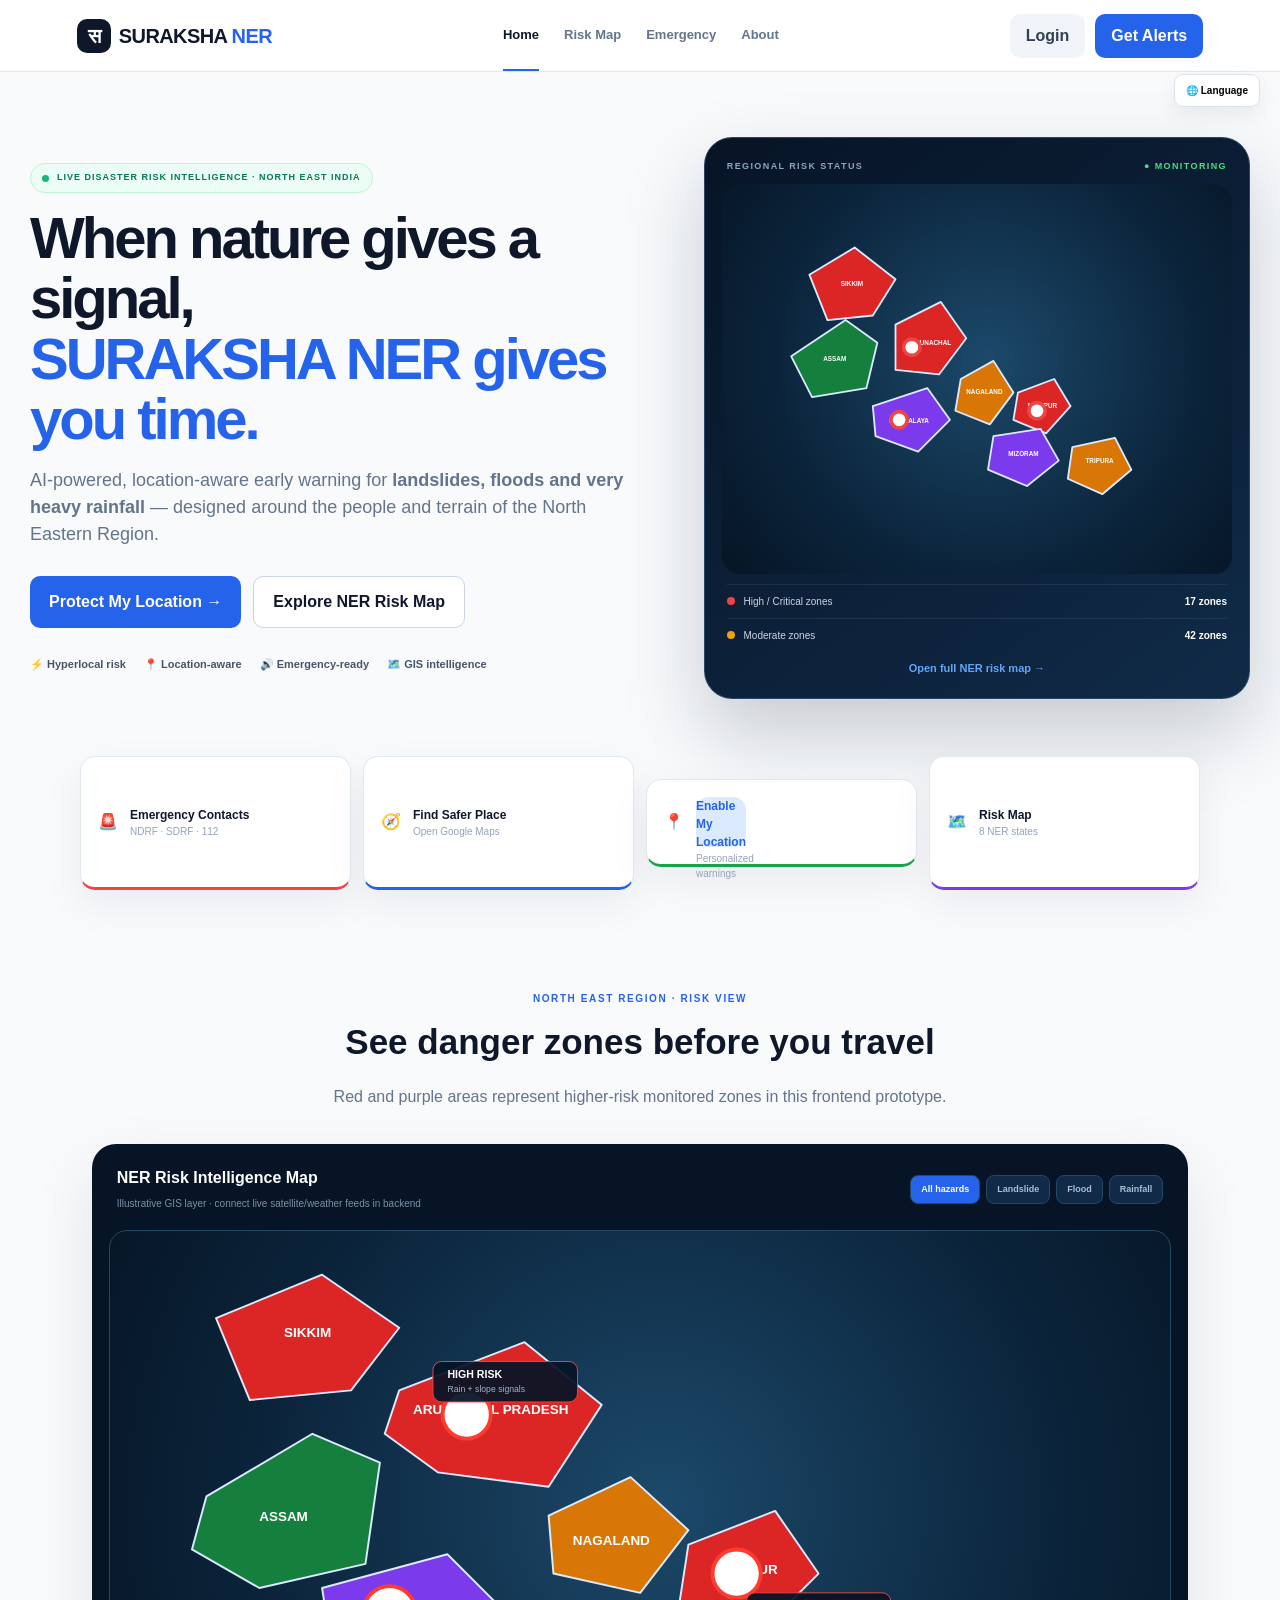
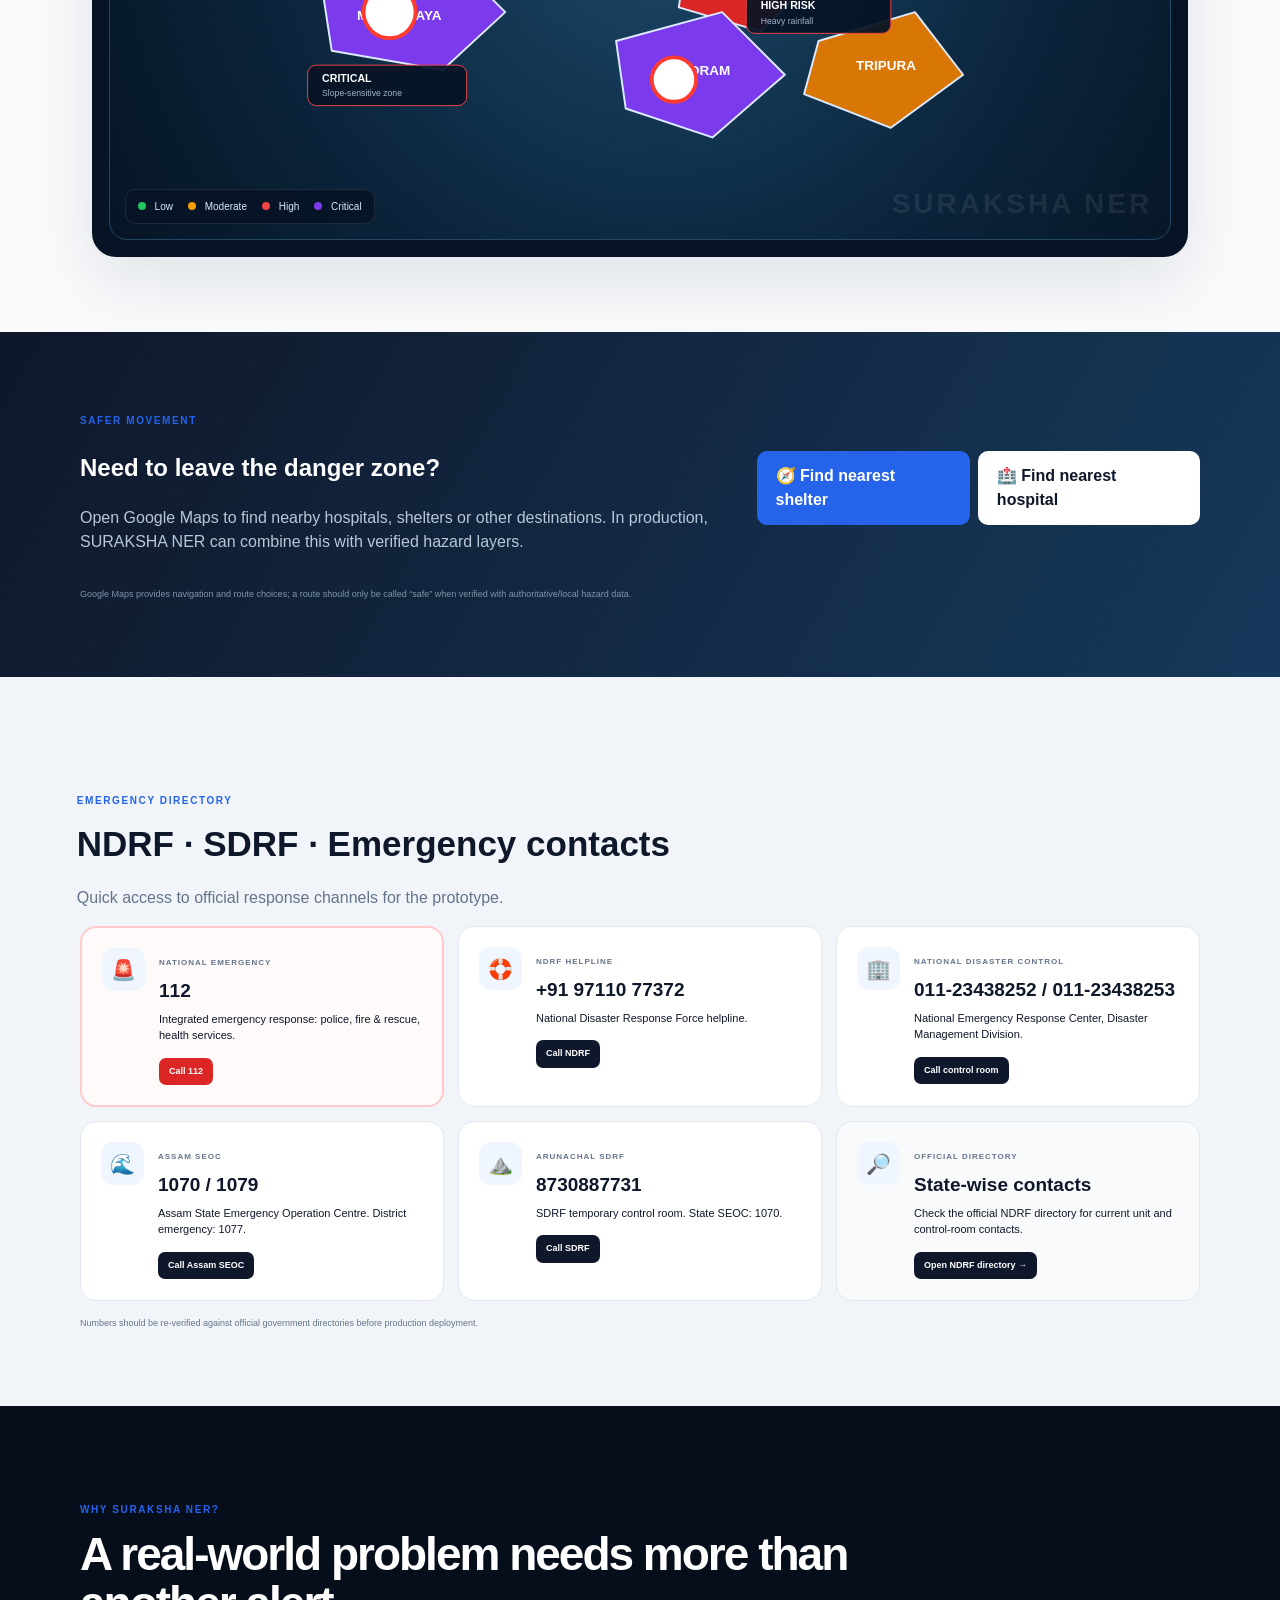
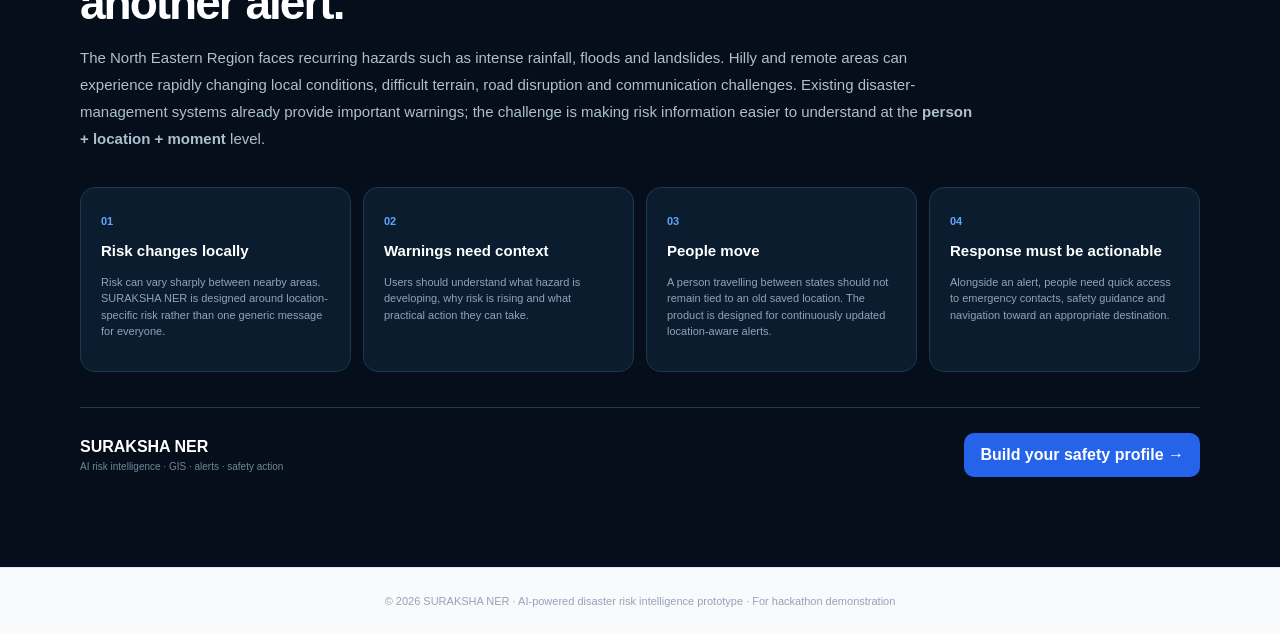
<file: frontend/index.html>
<!DOCTYPE html>
<html lang="en"><head><meta charset="UTF-8"><meta name="viewport" content="width=device-width,initial-scale=1.0">
<title>SURAKSHA NER | AI Disaster Early Warning</title><link rel="stylesheet" href="css/style.css"></head>
<body>
<header class="topbar homebar"><a class="brand" href="index.html"><span class="brand-mark">स</span><span>SURAKSHA <b>NER</b></span></a>
<nav><a class="active" href="#home">Home</a><a href="#risk-map">Risk Map</a><a href="#emergency">Emergency</a><a href="#about">About</a></nav>
<div class="nav-actions"><a class="btn btn-light" href="login.html">Login</a><a class="btn btn-primary" href="register.html">Get Alerts</a></div>
<div class="language-wrap"><button class="language-btn" onclick="toggleLanguages()">🌐 <span>Language</span></button><div class="language-menu" id="languageMenu">
<button onclick="setLanguage('English')">English</button><button onclick="setLanguage('हिन्दी')">हिन्दी</button><button onclick="setLanguage('অসমীয়া')">অসমীয়া</button><button onclick="setLanguage('বাংলা')">বাংলা</button><button onclick="setLanguage('नेपाली')">नेपाली</button><button onclick="setLanguage('মণিপুরী')">মণিপুরী</button><button onclick="setLanguage('Khasi')">Khasi</button><button onclick="setLanguage('Mizo')">Mizo</button><button onclick="setLanguage('Bodo')">Bodo</button></div></div></header>
<main id="home">
<section class="hero hero-new"><div class="hero-copy"><div class="live-tag"><i></i> LIVE DISASTER RISK INTELLIGENCE · NORTH EAST INDIA</div>
<h1>When nature gives a signal,<br><span>SURAKSHA NER gives you time.</span></h1>
<p class="hero-lead">AI-powered, location-aware early warning for <b>landslides, floods and very heavy rainfall</b> — designed around the people and terrain of the North Eastern Region.</p>
<div class="hero-actions"><a class="btn btn-primary btn-lg" href="register.html">Protect My Location →</a><a class="btn btn-glass btn-lg" href="#risk-map">Explore NER Risk Map</a></div>
<div class="hero-trust"><span>⚡ Hyperlocal risk</span><span>📍 Location-aware</span><span>🔊 Emergency-ready</span><span>🗺️ GIS intelligence</span></div></div>
<div class="hero-visual"><div class="hero-map-card"><div class="map-card-top"><span>REGIONAL RISK STATUS</span><b>● MONITORING</b></div>
<div class="ner-map mini-ner"><svg viewBox="0 0 520 430"><path class="state low" d="M55 190 L115 150 L150 175 L138 225 L78 235 Z"/><text x="103" y="195">ASSAM</text><path class="state high" d="M170 155 L220 130 L248 170 L218 210 L170 205 Z"/><text x="209" y="177">ARUNACHAL</text><path class="state critical" d="M145 245 L205 225 L230 260 L195 295 L148 278 Z"/><text x="185" y="263">MEGHALAYA</text><path class="state moderate" d="M242 215 L278 195 L300 230 L274 265 L236 250 Z"/><text x="268" y="232">NAGALAND</text><path class="state high" d="M305 230 L345 215 L363 245 L336 275 L300 260 Z"/><text x="332" y="247">MANIPUR</text><path class="state critical" d="M278 278 L330 270 L350 305 L315 333 L272 315 Z"/><text x="311" y="300">MIZORAM</text><path class="state moderate" d="M365 290 L412 280 L430 315 L398 342 L360 325 Z"/><text x="395" y="308">TRIPURA</text><path class="state high" d="M75 100 L125 70 L170 105 L145 145 L95 150 Z"/><text x="122" y="113">SIKKIM</text><circle class="danger-pulse" cx="188" cy="180" r="9"/><circle class="danger-pulse" cx="174" cy="260" r="9"/><circle class="danger-pulse" cx="326" cy="250" r="9"/></svg></div>
<div class="map-risk-row"><span><i class="risk-dot red"></i> High / Critical zones</span><strong>17 zones</strong></div><div class="map-risk-row"><span><i class="risk-dot orange"></i> Moderate zones</span><strong>42 zones</strong></div><a href="#risk-map" class="map-link">Open full NER risk map →</a></div></div></section>
<section class="quick-actions"><a href="#emergency" class="quick danger">🚨 <span><b>Emergency Contacts</b><small>NDRF · SDRF · 112</small></span></a><a href="#safe-route" class="quick route">🧭 <span><b>Find Safer Place</b><small>Open Google Maps</small></span></a><a href="register.html" class="quick location">📍 <span><b>Enable My Location</b><small>Personalized warnings</small></span></a><a href="#risk-map" class="quick map">🗺️ <span><b>Risk Map</b><small>8 NER states</small></span></a></section>
<section id="risk-map" class="section map-section"><div class="section-title"><span class="eyebrow">NORTH EAST REGION · RISK VIEW</span><h2>See danger zones before you travel</h2><p>Red and purple areas represent higher-risk monitored zones in this frontend prototype.</p></div>
<div class="full-map-card"><div class="map-toolbar"><div><b>NER Risk Intelligence Map</b><small>Illustrative GIS layer · connect live satellite/weather feeds in backend</small></div><div class="map-controls"><button class="map-filter active">All hazards</button><button class="map-filter">Landslide</button><button class="map-filter">Flood</button><button class="map-filter">Rainfall</button></div></div>
<div class="ner-map full-ner"><div class="map-watermark">SURAKSHA NER</div><svg viewBox="0 0 1100 620"><path class="state low" d="M100 270 L210 205 L280 235 L265 340 L155 365 L85 325 Z"/><text x="180" y="295">ASSAM</text><path class="state high" d="M300 160 L430 110 L510 175 L455 260 L340 245 L285 205 Z"/><text x="395" y="185">ARUNACHAL PRADESH</text><path class="state critical" d="M220 365 L350 330 L410 390 L345 450 L230 430 Z"/><text x="300" y="398">MEGHALAYA</text><path class="state moderate" d="M455 290 L540 250 L600 305 L550 370 L460 350 Z"/><text x="520" y="320">NAGALAND</text><path class="state high" d="M600 320 L690 285 L735 350 L675 410 L590 385 Z"/><text x="660" y="350">MANIPUR</text><path class="state critical" d="M525 420 L635 390 L700 455 L625 520 L535 490 Z"/><text x="610" y="455">MIZORAM</text><path class="state moderate" d="M735 420 L835 390 L885 455 L810 510 L720 475 Z"/><text x="805" y="450">TRIPURA</text><path class="state high" d="M110 85 L220 40 L300 95 L250 160 L145 170 Z"/><text x="205" y="105">SIKKIM</text><circle class="danger-zone" cx="370" cy="185" r="25"/><circle class="danger-zone" cx="290" cy="390" r="27"/><circle class="danger-zone" cx="650" cy="350" r="25"/><circle class="danger-zone" cx="585" cy="460" r="23"/><g class="map-callout"><rect x="335" y="130" width="150" height="42" rx="9"/><text x="350" y="147">HIGH RISK</text><text x="350" y="162">Rain + slope signals</text></g><g class="map-callout"><rect x="205" y="445" width="165" height="42" rx="9"/><text x="220" y="462">CRITICAL</text><text x="220" y="477">Slope-sensitive zone</text></g><g class="map-callout"><rect x="660" y="370" width="150" height="42" rx="9"/><text x="675" y="387">HIGH RISK</text><text x="675" y="402">Heavy rainfall</text></g></svg><div class="map-legend"><span><i class="risk-dot green"></i> Low</span><span><i class="risk-dot orange"></i> Moderate</span><span><i class="risk-dot red"></i> High</span><span><i class="risk-dot purple"></i> Critical</span></div></div></div></section>
<section id="safe-route" class="safe-route section"><div class="safe-route-inner"><div><span class="eyebrow">SAFER MOVEMENT</span><h2>Need to leave the danger zone?</h2><p>Open Google Maps to find nearby hospitals, shelters or other destinations. In production, SURAKSHA NER can combine this with verified hazard layers.</p></div><div class="route-buttons"><a class="btn btn-primary btn-lg" target="_blank" href="https://www.google.com/maps/search/?api=1&query=nearest+emergency+shelter">🧭 Find nearest shelter</a><a class="btn btn-white btn-lg" target="_blank" href="https://www.google.com/maps/search/?api=1&query=nearest+hospital">🏥 Find nearest hospital</a></div></div><small>Google Maps provides navigation and route choices; a route should only be called “safe” when verified with authoritative/local hazard data.</small></section>
<section id="emergency" class="section emergency-section"><div class="section-title left"><span class="eyebrow">EMERGENCY DIRECTORY</span><h2>NDRF · SDRF · Emergency contacts</h2><p>Quick access to official response channels for the prototype.</p></div><div class="contact-grid">
<article class="contact-card primary-contact"><span class="contact-icon">🚨</span><div><span class="contact-label">NATIONAL EMERGENCY</span><h3>112</h3><p>Integrated emergency response: police, fire & rescue, health services.</p><a href="tel:112" class="call-btn">Call 112</a></div></article>
<article class="contact-card"><span class="contact-icon">🛟</span><div><span class="contact-label">NDRF HELPLINE</span><h3>+91 97110 77372</h3><p>National Disaster Response Force helpline.</p><a href="tel:+919711077372" class="call-btn">Call NDRF</a></div></article>
<article class="contact-card"><span class="contact-icon">🏢</span><div><span class="contact-label">NATIONAL DISASTER CONTROL</span><h3>011-23438252 / 011-23438253</h3><p>National Emergency Response Center, Disaster Management Division.</p><a href="tel:01123438252" class="call-btn">Call control room</a></div></article>
<article class="contact-card"><span class="contact-icon">🌊</span><div><span class="contact-label">ASSAM SEOC</span><h3>1070 / 1079</h3><p>Assam State Emergency Operation Centre. District emergency: 1077.</p><a href="tel:1070" class="call-btn">Call Assam SEOC</a></div></article>
<article class="contact-card"><span class="contact-icon">⛰️</span><div><span class="contact-label">ARUNACHAL SDRF</span><h3>8730887731</h3><p>SDRF temporary control room. State SEOC: 1070.</p><a href="tel:8730887731" class="call-btn">Call SDRF</a></div></article>
<article class="contact-card official"><span class="contact-icon">🔎</span><div><span class="contact-label">OFFICIAL DIRECTORY</span><h3>State-wise contacts</h3><p>Check the official NDRF directory for current unit and control-room contacts.</p><a target="_blank" href="https://www.ndrf.gov.in/en/contact-us" class="call-btn">Open NDRF directory →</a></div></article></div><div class="source-note">Numbers should be re-verified against official government directories before production deployment.</div></section>
<section id="about" class="about-refresh"><div class="about-content"><span class="eyebrow">WHY SURAKSHA NER?</span><h2>A real-world problem needs more than another alert.</h2><p class="about-lead">The North Eastern Region faces recurring hazards such as intense rainfall, floods and landslides. Hilly and remote areas can experience rapidly changing local conditions, difficult terrain, road disruption and communication challenges. Existing disaster-management systems already provide important warnings; the challenge is making risk information easier to understand at the <b>person + location + moment</b> level.</p><div class="problem-grid"><div><b>01</b><h3>Risk changes locally</h3><p>Risk can vary sharply between nearby areas. SURAKSHA NER is designed around location-specific risk rather than one generic message for everyone.</p></div><div><b>02</b><h3>Warnings need context</h3><p>Users should understand what hazard is developing, why risk is rising and what practical action they can take.</p></div><div><b>03</b><h3>People move</h3><p>A person travelling between states should not remain tied to an old saved location. The product is designed for continuously updated location-aware alerts.</p></div><div><b>04</b><h3>Response must be actionable</h3><p>Alongside an alert, people need quick access to emergency contacts, safety guidance and navigation toward an appropriate destination.</p></div></div><div class="about-bottom"><div><b>SURAKSHA NER</b><span>AI risk intelligence · GIS · alerts · safety action</span></div><a class="btn btn-primary" href="register.html">Build your safety profile →</a></div></div></section></main>
<footer>© 2026 SURAKSHA NER · AI-powered disaster risk intelligence prototype · For hackathon demonstration</footer>
<script src="js/script.js"></script></body></html>
</file>
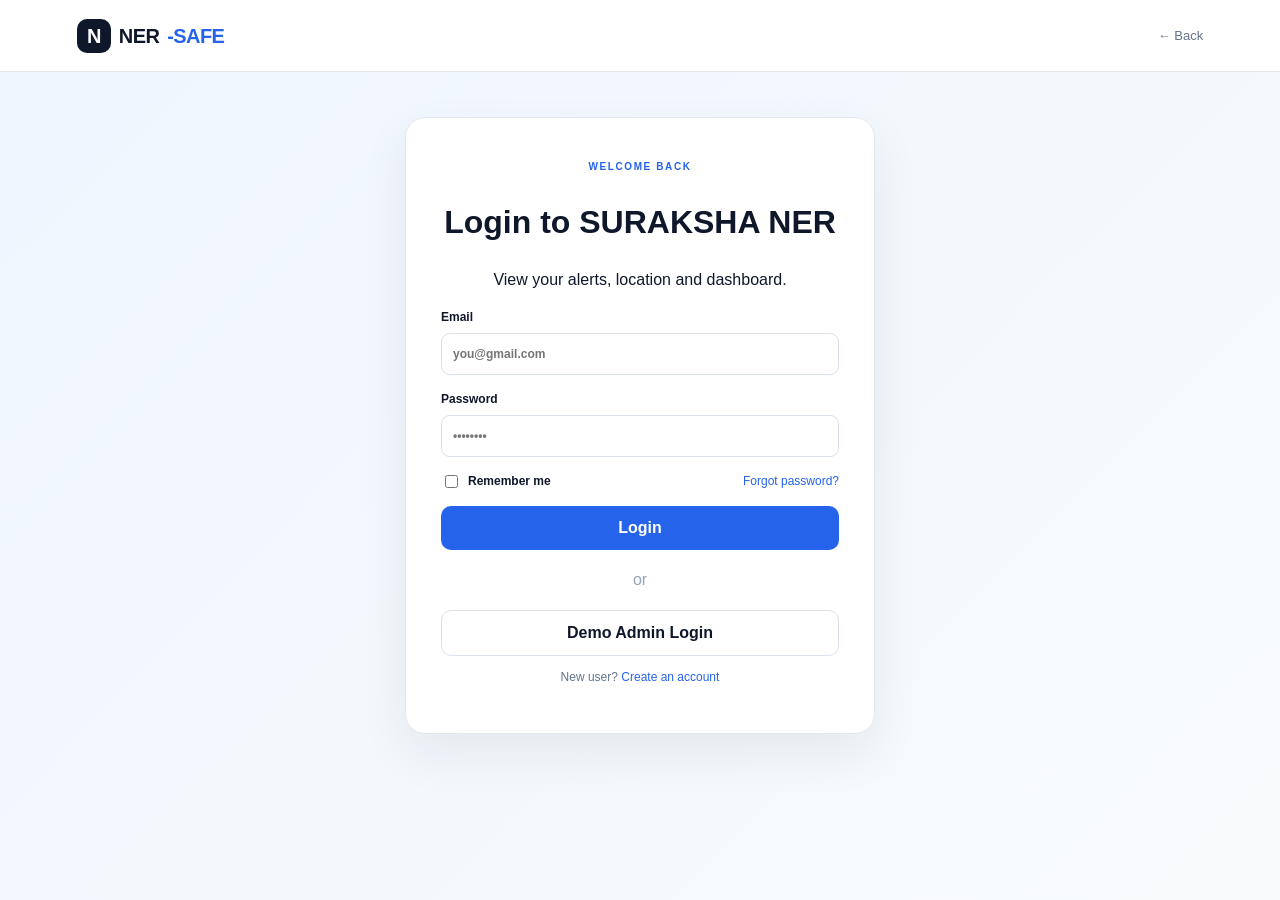
<file: frontend/admin-alerts.html>
<!DOCTYPE html>
<html lang="en">
<head>
    <meta charset="UTF-8">
    <meta name="viewport" content="width=device-width,initial-scale=1">
    <title>Admin Alerts | SURAKSHA NER</title>
    <link rel="stylesheet" href="css/style.css">
</head>

<body>

<header class="topbar appbar admin">
    <a class="brand" href="admin-dashboard.html">
        <span class="brand-mark">N</span>
        NER<span class="accent">-SAFE</span>
        <em>ADMIN</em>
    </a>

    <nav>
        <a href="admin-dashboard.html">Overview</a>
        <a href="admin-map.html">Risk Map</a>
        <a class="active" href="admin-alerts.html">Alerts</a>
        <a href="admin-users.html">Users</a>
    </nav>

    <a class="btn btn-light" href="dashboard.html">User view</a>
</header>


<main class="main">

    <div class="page-head">
        <div>
            <span class="eyebrow">ALERT MANAGEMENT</span>
            <h1>Publish & monitor alerts</h1>
            <p>Live alerts generated by the SURAKSHA NER risk engine.</p>
        </div>

        <button class="btn btn-primary" onclick="refreshAdminAlerts()">
            ↻ Refresh
        </button>
    </div>


    <!-- ALERT SUMMARY -->
    <div class="stats" style="margin-bottom:24px;">

        <div>
            <span>Total alerts</span>
            <strong id="totalAlerts">—</strong>
            <small>Database alerts</small>
        </div>

        <div>
            <span>Critical</span>
            <strong id="criticalAlerts">—</strong>
            <small>Require attention</small>
        </div>

        <div>
            <span>High risk</span>
            <strong id="highAlerts">—</strong>
            <small>Active high-risk alerts</small>
        </div>

        <div>
            <span>Unread</span>
            <strong id="unreadAlerts">—</strong>
            <small>User notifications</small>
        </div>

    </div>


    <!-- ALERT TABLE -->
    <div class="table-wrap card">

        <table>
            <thead>
                <tr>
                    <th>Alert</th>
                    <th>Area</th>
                    <th>Risk</th>
                    <th>Status</th>
                    <th>Time</th>
                    <th>Action</th>
                </tr>
            </thead>

            <tbody id="adminAlertsTable">

                <tr>
                    <td colspan="6" style="text-align:center;padding:35px;">
                        Loading alerts...
                    </td>
                </tr>

            </tbody>

        </table>

    </div>

</main>


<script src="js/script.js"></script>

<script>

function escapeHTML(value) {
    return String(value ?? "")
        .replace(/&/g, "&amp;")
        .replace(/</g, "&lt;")
        .replace(/>/g, "&gt;")
        .replace(/"/g, "&quot;")
        .replace(/'/g, "&#039;");
}


function riskClass(level) {
    const value = String(level || "").toLowerCase();

    if (value === "critical") return "critical";
    if (value === "high") return "high";
    if (value === "moderate") return "moderate";

    return "low";
}


function formatAlertTime(value) {

    if (!value) return "—";

    try {
        return new Date(value).toLocaleString("en-IN", {
            day: "2-digit",
            month: "short",
            year: "numeric",
            hour: "2-digit",
            minute: "2-digit"
        });
    } catch (e) {
        return value;
    }
}


async function loadAdminAlerts() {

    const table = document.getElementById("adminAlertsTable");

    if (!getToken()) {
        window.location.href = "login.html";
        return;
    }

    try {

        const me = await loadMe();

        if (!me || !me.is_staff) {
            toast("Admin access required");
            setTimeout(() => {
                window.location.href = "dashboard.html";
            }, 700);
            return;
        }


        const data = await api("/admin/alerts/");

        const alerts = data.results || [];


        // -----------------------------
        // SUMMARY
        // -----------------------------

        const total = alerts.length;

        const critical = alerts.filter(
            a => String(a.risk_level).toLowerCase() === "critical"
        ).length;

        const high = alerts.filter(
            a => String(a.risk_level).toLowerCase() === "high"
        ).length;

        const unread = alerts.filter(
            a => !a.read_at
        ).length;


        document.getElementById("totalAlerts").textContent = total;
        document.getElementById("criticalAlerts").textContent = critical;
        document.getElementById("highAlerts").textContent = high;
        document.getElementById("unreadAlerts").textContent = unread;


        // -----------------------------
        // EMPTY STATE
        // -----------------------------

        if (!alerts.length) {

            table.innerHTML = `
                <tr>
                    <td colspan="6" style="text-align:center;padding:40px;">
                        <b>No alerts found</b>
                        <small style="display:block;margin-top:6px;">
                            New alerts will appear here when the risk engine generates them.
                        </small>
                    </td>
                </tr>
            `;

            return;
        }


        // -----------------------------
        // ALERT TABLE
        // -----------------------------

        table.innerHTML = "";


        alerts.forEach(alert => {

            const risk = String(alert.risk_level || "LOW").toUpperCase();

            const hazard = alert.hazard_type || "Unknown hazard";

            const title = alert.title || "Risk alert";

            const location =
                alert.latitude != null && alert.longitude != null
                    ? `${Number(alert.latitude).toFixed(4)}, ${Number(alert.longitude).toFixed(4)}`
                    : "Location unavailable";


            const status =
                String(alert.status || "").toLowerCase();


            let statusText = "Active";

            if (status === "resolved") {
                statusText = "Resolved";
            } else if (status === "read") {
                statusText = "Read";
            }


            const row = document.createElement("tr");


            row.innerHTML = `

                <td>
                    <b>${escapeHTML(title)}</b>
                    <small>${escapeHTML(hazard)}</small>
                </td>

                <td>
                    ${escapeHTML(location)}
                </td>

                <td>
                    <span class="risk-pill ${riskClass(risk)}">
                        ${escapeHTML(risk)}
                    </span>
                </td>

                <td class="${
                    status === "resolved"
                        ? ""
                        : "ok"
                }">
                    ${escapeHTML(statusText)}
                </td>

                <td>
                    ${escapeHTML(formatAlertTime(alert.created_at))}
                </td>

                <td>
                    <button
                        class="small-btn"
                        onclick="viewAdminAlert(${alert.id})">
                        View
                    </button>
                </td>

            `;


            table.appendChild(row);

        });


    } catch (error) {

        console.error(error);

        table.innerHTML = `
            <tr>
                <td colspan="6" style="text-align:center;padding:35px;">
                    <b>Unable to load alerts</b>
                    <small style="display:block;margin-top:6px;">
                        ${escapeHTML(error.message || "Backend connection failed")}
                    </small>
                </td>
            </tr>
        `;

    }
}


function viewAdminAlert(id) {

    window.location.href =
        `alert-details.html?id=${encodeURIComponent(id)}`;

}


async function refreshAdminAlerts() {

    const button = event?.currentTarget;

    if (button) {
        button.disabled = true;
        button.textContent = "Refreshing...";
    }

    await loadAdminAlerts();

    if (button) {
        button.disabled = false;
        button.textContent = "↻ Refresh";
    }

    toast("Alerts refreshed");

}


document.addEventListener("DOMContentLoaded", function () {

    loadAdminAlerts();

});

</script>

</body>
</html>
</file>
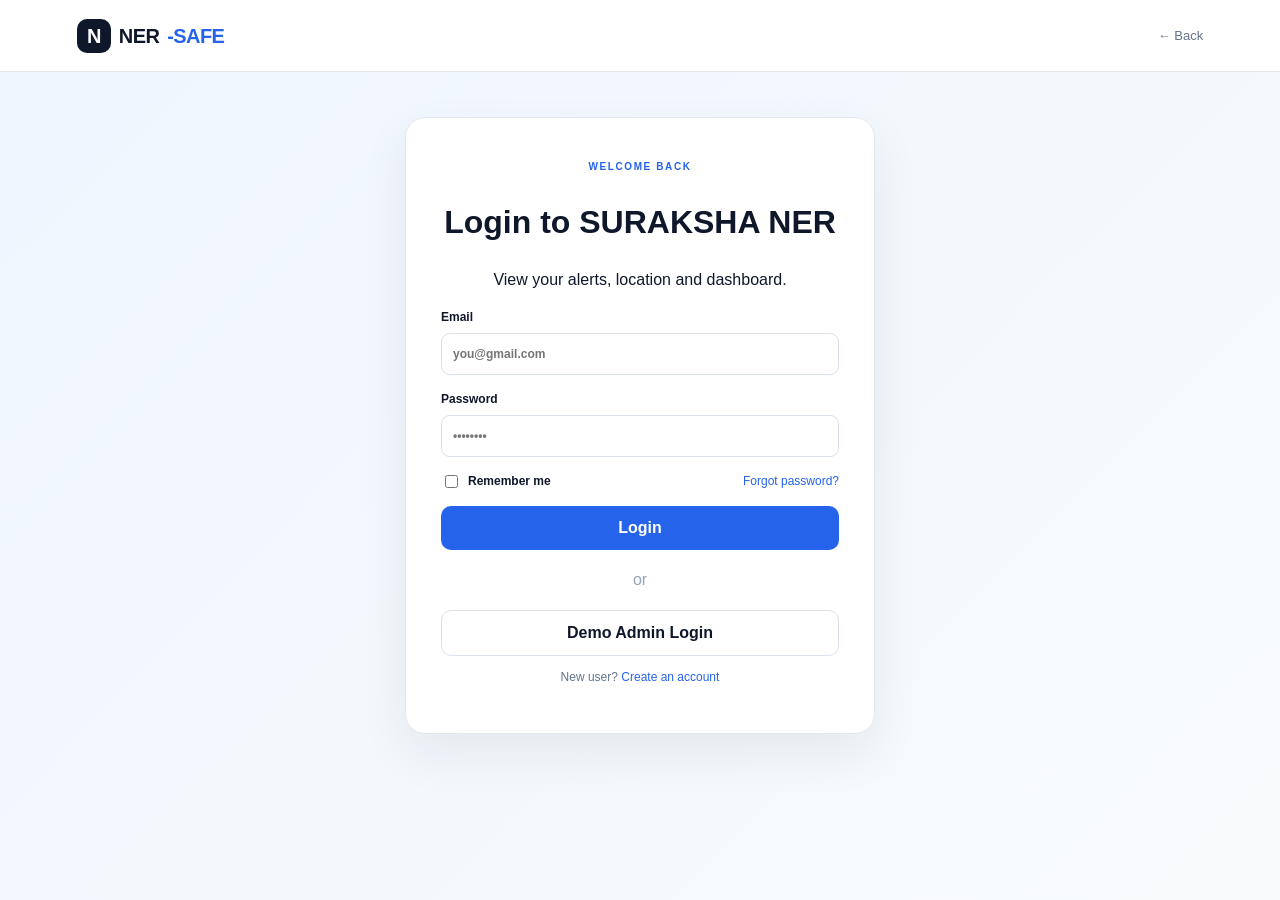
<file: frontend/admin-dashboard.html>
<!DOCTYPE html>
<html lang="en">
<head>
    <meta charset="UTF-8">
    <meta name="viewport" content="width=device-width, initial-scale=1">
    <title>Admin | SURAKSHA NER</title>
    <link rel="stylesheet" href="css/style.css">
</head>

<body>

<header class="topbar appbar admin">
    <a class="brand" href="admin-dashboard.html">
        <span class="brand-mark">N</span>
        NER<span class="accent">-SAFE</span>
        <em>ADMIN</em>
    </a>

    <nav>
        <a class="active" href="admin-dashboard.html">Overview</a>
        <a href="admin-map.html">Risk Map</a>
        <a href="admin-alerts.html">Alerts</a>
        <a href="admin-users.html">Users</a>
    </nav>

    <a class="btn btn-light" href="dashboard.html">User view</a>
</header>


<main class="main">

    <!-- PAGE HEADER -->
    <div class="page-head">
        <div>
            <span class="eyebrow">ADMIN CONTROL CENTER</span>
            <h1>Risk monitoring overview</h1>
            <p>Live overview of monitored zones, users and alerts.</p>
        </div>

        <span class="ok">● System online</span>
    </div>


    <!-- STAT CARDS -->
    <div class="stats">

        <div>
            <span>Monitored zones</span>
            <strong id="adminZones">—</strong>
            <small>Active risk zones</small>
        </div>

        <div>
            <span>High / Critical</span>
            <strong id="adminHighCritical">—</strong>
            <small>Need attention</small>
        </div>

        <div>
            <span>Active alerts</span>
            <strong id="adminActiveAlerts">—</strong>
            <small>Currently active</small>
        </div>

        <div>
            <span>Registered users</span>
            <strong id="adminUsers">—</strong>
            <small>From database</small>
        </div>

    </div>


    <!-- RISK + ALERTS -->
    <div class="grid2">

        <!-- RISK DISTRIBUTION -->
        <section class="card">

            <div class="card-head">
                <h2>Risk distribution</h2>
                <a class="link" href="admin-map.html">Open map</a>
            </div>

            <div class="bars">

                <p>
                    Low
                    <i id="barLow" style="width:0%"></i>
                    <b id="countLow">0</b>
                </p>

                <p>
                    Moderate
                    <i id="barModerate" style="width:0%"></i>
                    <b id="countModerate">0</b>
                </p>

                <p>
                    High
                    <i id="barHigh" style="width:0%"></i>
                    <b id="countHigh">0</b>
                </p>

                <p>
                    Critical
                    <i id="barCritical" style="width:0%"></i>
                    <b id="countCritical">0</b>
                </p>

            </div>

        </section>


        <!-- RECENT ALERTS -->
        <section class="card">

            <div class="card-head">
                <h2>Recent alerts</h2>
                <a class="link" href="admin-alerts.html">Manage</a>
            </div>

            <div id="recentAdminAlerts">

                <div class="admin-row">
                    <span>
                        <b>Loading alerts...</b>
                        <small>Please wait</small>
                    </span>
                </div>

            </div>

        </section>

    </div>

</main>


<script src="js/script.js"></script>


<script>
/*
    SURAKSHA NER
    Admin dashboard data loader
*/

async function loadAdminDashboardData() {

    try {

        /* -------------------------
           ADMIN SUMMARY
        ------------------------- */

        const summary = await api('/admin/summary/');

        /*
          We already confirmed that this API
          returns status 200.
        */

        document.getElementById('adminUsers').textContent =
            summary.users ?? 0;

        document.getElementById('adminActiveAlerts').textContent =
            summary.active_alerts ?? 0;

        document.getElementById('adminHighCritical').textContent =
            summary.high_critical_zones ?? 0;


        /* -------------------------
           RISK ZONES
        ------------------------- */

        const zonesData = await api('/risk-zones/');

        const zones = zonesData.results || [];

        document.getElementById('adminZones').textContent =
            zones.length;


        let low = 0;
        let moderate = 0;
        let high = 0;
        let critical = 0;

        zones.forEach(zone => {

            const level = String(zone.risk_level || '').toUpperCase();

            if (level === 'LOW') low++;
            else if (level === 'MODERATE') moderate++;
            else if (level === 'HIGH') high++;
            else if (level === 'CRITICAL') critical++;

        });


        /* -------------------------
           RISK COUNTS
        ------------------------- */

        document.getElementById('countLow').textContent = low;
        document.getElementById('countModerate').textContent = moderate;
        document.getElementById('countHigh').textContent = high;
        document.getElementById('countCritical').textContent = critical;


        /* -------------------------
           RISK BAR WIDTHS
        ------------------------- */

        const total =
            low + moderate + high + critical;

        if (total > 0) {

            document.getElementById('barLow').style.width =
                ((low / total) * 100) + '%';

            document.getElementById('barModerate').style.width =
                ((moderate / total) * 100) + '%';

            document.getElementById('barHigh').style.width =
                ((high / total) * 100) + '%';

            document.getElementById('barCritical').style.width =
                ((critical / total) * 100) + '%';

        }


        /* -------------------------
           RECENT ALERTS
        ------------------------- */

        const alertsData = await api('/admin/alerts/');

        const alerts = alertsData.results || [];

        const container =
            document.getElementById('recentAdminAlerts');

        container.innerHTML = '';


        if (alerts.length === 0) {

            container.innerHTML = `
                <div class="admin-row">
                    <span>
                        <b>No active alerts</b>
                        <small>No recent alerts in the database</small>
                    </span>
                </div>
            `;

        } else {

            alerts.slice(0, 5).forEach(alert => {

                const level =
                    String(alert.risk_level || 'LOW').toUpperCase();

                let icon = '🟢';

                if (level === 'MODERATE') icon = '🟠';
                if (level === 'HIGH') icon = '🔴';
                if (level === 'CRITICAL') icon = '🟣';


                const row =
                    document.createElement('div');

                row.className = 'admin-row';

                row.innerHTML = `
                    ${icon}
                    <span>
                        <b>${alert.title || alert.hazard_type}</b>
                        <small>
                            ${alert.user_name || 'User'}
                            ·
                            ${formatTime(alert.created_at)}
                        </small>
                    </span>
                    <em>${level}</em>
                `;

                container.appendChild(row);

            });

        }

    } catch (error) {

        console.error('Admin dashboard error:', error);

        toast(
            'Unable to load live admin data.'
        );

    }

}


/*
   Run after the page loads.
*/

document.addEventListener(
    'DOMContentLoaded',
    loadAdminDashboardData
);
</script>

</body>
</html>
</file>
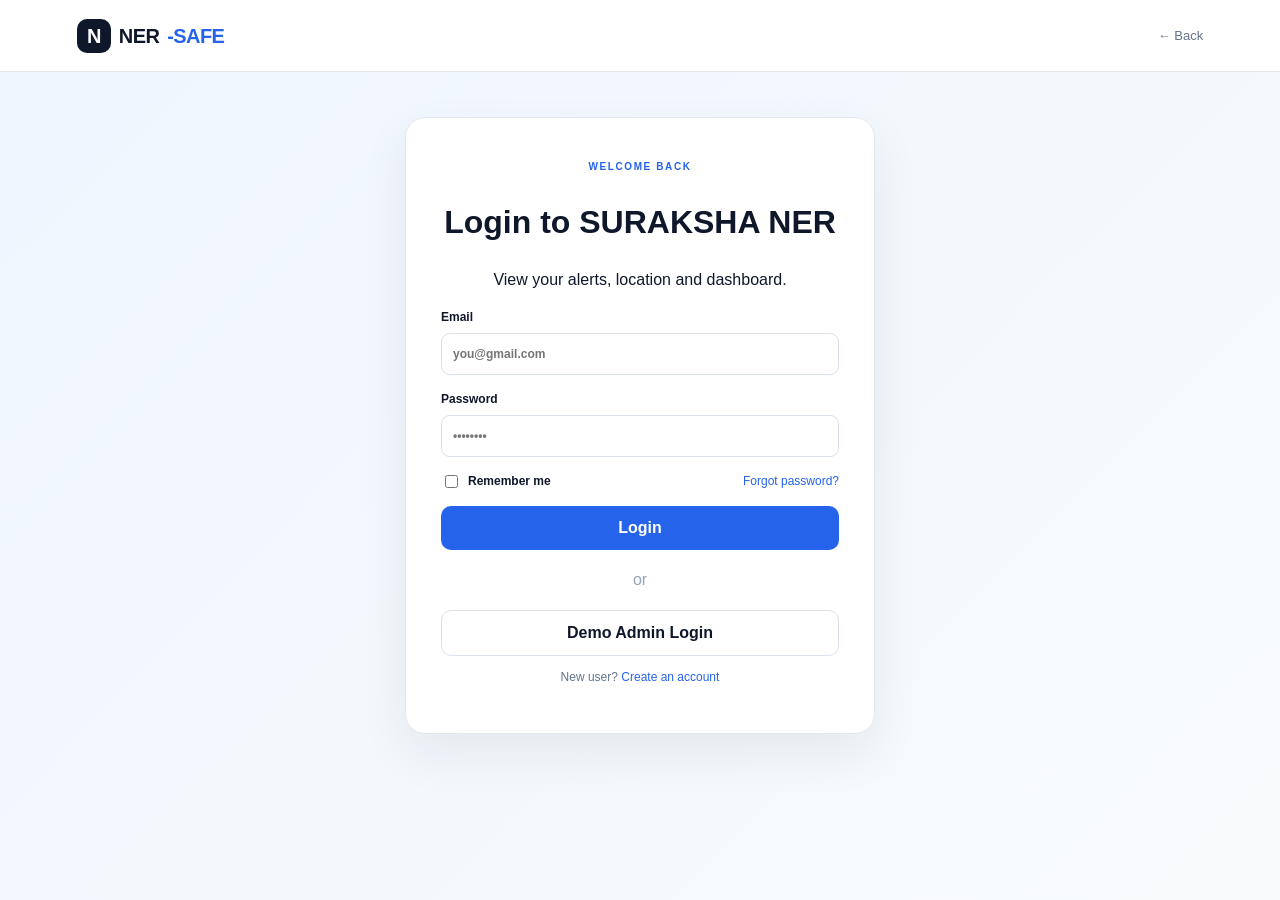
<file: frontend/admin-users.html>
<!DOCTYPE html>
<html lang="en">

<head>
    <meta charset="UTF-8">
    <meta name="viewport" content="width=device-width,initial-scale=1">
    <title>Admin Users | SURAKSHA NER</title>
    <link rel="stylesheet" href="css/style.css">
</head>

<body>

<header class="topbar appbar admin">

    <a class="brand" href="admin-dashboard.html">
        <span class="brand-mark">N</span>
        NER<span class="accent">-SAFE</span>
        <em>ADMIN</em>
    </a>

    <nav>
        <a href="admin-dashboard.html">Overview</a>
        <a href="admin-map.html">Risk Map</a>
        <a href="admin-alerts.html">Alerts</a>
        <a class="active" href="admin-users.html">Users</a>
    </nav>

    <a class="btn btn-light" href="dashboard.html">User view</a>

</header>


<main class="main">

    <div class="page-head">

        <div>
            <span class="eyebrow">USER MONITORING</span>
            <h1>Registered users</h1>
            <p>Live users registered in the SURAKSHA NER system.</p>
        </div>

        <div class="search">
            ⌕
            <input id="userSearch" placeholder="Search user">
        </div>

    </div>


    <div class="table-wrap card">

        <table>

            <thead>
                <tr>
                    <th>User</th>
                    <th>Location</th>
                    <th>Location access</th>
                    <th>Alerts</th>
                    <th>Last active</th>
                </tr>
            </thead>

            <tbody id="usersTable">

                <tr>
                    <td colspan="5">
                        Loading users...
                    </td>
                </tr>

            </tbody>

        </table>

    </div>

</main>


<script src="js/script.js"></script>


<script>

let allUsers = [];


/* -----------------------------
   LOAD USERS FROM DJANGO
----------------------------- */

async function loadAdminUsers() {

    try {

        const data = await api('/admin/users/');

        allUsers = data.results || [];

        renderUsers(allUsers);

    } catch (error) {

        console.error(error);

        document.getElementById('usersTable').innerHTML = `
            <tr>
                <td colspan="5">
                    Unable to load users.
                </td>
            </tr>
        `;

        toast(error.message);

    }

}


/* -----------------------------
   DISPLAY USERS
----------------------------- */

function renderUsers(users) {

    const tbody = document.getElementById('usersTable');

    tbody.innerHTML = '';


    if (users.length === 0) {

        tbody.innerHTML = `
            <tr>
                <td colspan="5">
                    No registered users found.
                </td>
            </tr>
        `;

        return;

    }


    users.forEach(user => {

        const tr = document.createElement('tr');

        const location =
            user.preferred_area || 'Location not provided';

        const locationStatus =
            user.location_enabled
                ? 'Enabled'
                : 'Limited';

        const locationClass =
            user.location_enabled
                ? 'ok'
                : 'pending';

        tr.innerHTML = `

            <td>
                <b>${escapeHTML(user.name || 'User')}</b>
                <small>${escapeHTML(user.email || '')}</small>
            </td>

            <td>
                ${escapeHTML(location)}
            </td>

            <td class="${locationClass}">
                ${locationStatus}
            </td>

            <td>
                All
            </td>

            <td>
                ${formatTime(user.last_location_at)}
            </td>

        `;

        tbody.appendChild(tr);

    });

}


/* -----------------------------
   SEARCH USERS
----------------------------- */

document
    .getElementById('userSearch')
    .addEventListener('input', function () {

        const search =
            this.value.toLowerCase().trim();

        const filtered =
            allUsers.filter(user => {

                const name =
                    String(user.name || '').toLowerCase();

                const email =
                    String(user.email || '').toLowerCase();

                const area =
                    String(user.preferred_area || '').toLowerCase();

                return (
                    name.includes(search) ||
                    email.includes(search) ||
                    area.includes(search)
                );

            });

        renderUsers(filtered);

    });


/* -----------------------------
   BASIC HTML SAFETY
----------------------------- */

function escapeHTML(value) {

    return String(value)
        .replace(/&/g, '&amp;')
        .replace(/</g, '&lt;')
        .replace(/>/g, '&gt;')
        .replace(/"/g, '&quot;')
        .replace(/'/g, '&#039;');

}


/* -----------------------------
   START
----------------------------- */

document.addEventListener(
    'DOMContentLoaded',
    loadAdminUsers
);

</script>

</body>
</html>
</file>
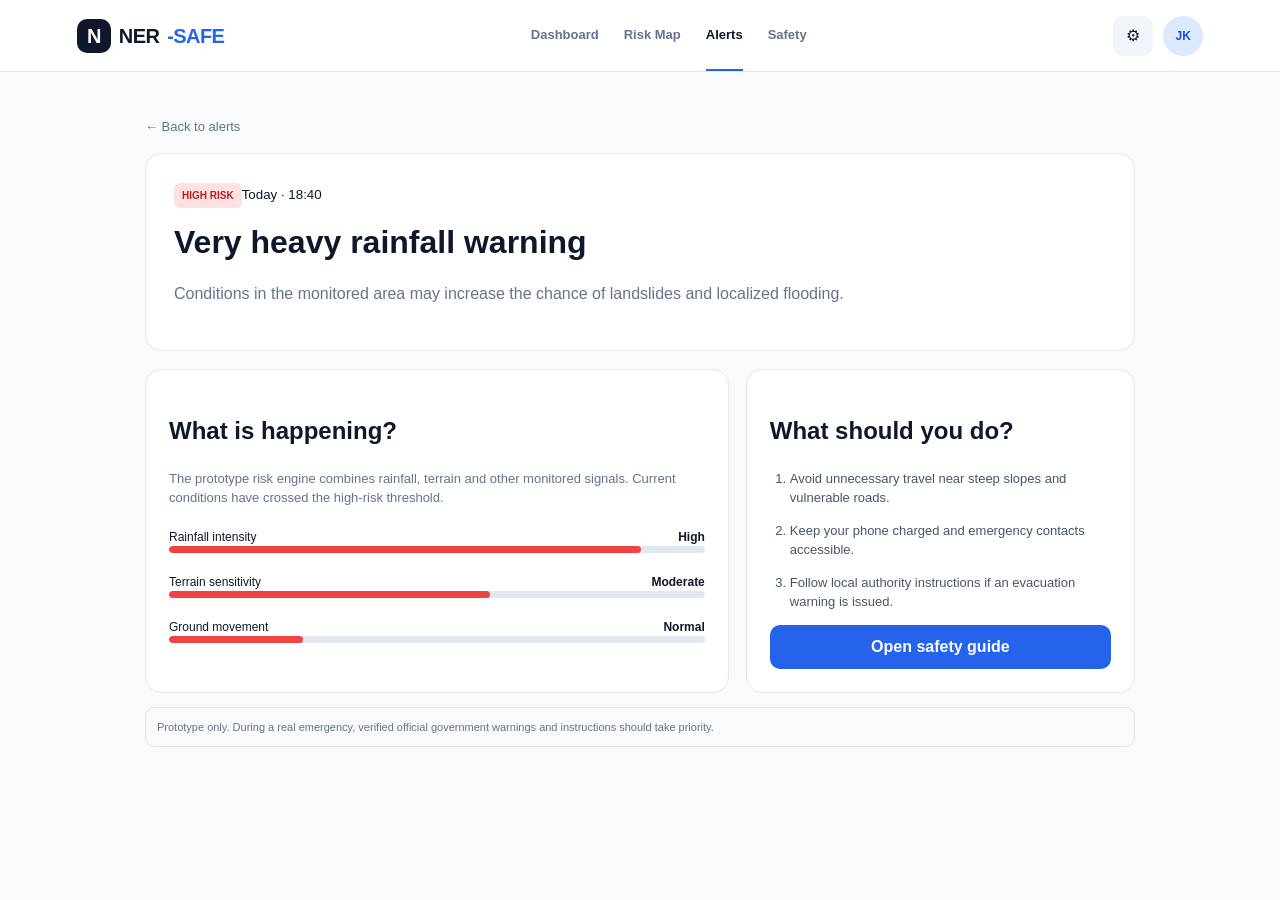
<file: frontend/alert-details.html>
<!DOCTYPE html><html lang="en"><head><meta charset="UTF-8"><meta name="viewport" content="width=device-width,initial-scale=1"><title>Alert Details | SURAKSHA NER</title><link rel="stylesheet" href="css/style.css"></head>
<body><header class="topbar appbar"><a class="brand" href="dashboard.html"><span class="brand-mark">N</span>NER<span class="accent">-SAFE</span></a><nav><a href="dashboard.html">Dashboard</a><a href="map.html">Risk Map</a><a class="active" href="alerts.html">Alerts</a><a href="safety.html">Safety</a></nav><div class="nav-actions"><a class="round" href="settings.html">⚙</a><a class="avatar" href="profile.html">JK</a></div></header>
<main class="main narrow"><a class="back" href="alerts.html">← Back to alerts</a><div class="detail-head"><span class="risk-pill high">HIGH RISK</span><small>Today · 18:40</small><h1>Very heavy rainfall warning</h1><p>Conditions in the monitored area may increase the chance of landslides and localized flooding.</p></div>
<div class="grid-detail"><section class="card"><h2>What is happening?</h2><p>The prototype risk engine combines rainfall, terrain and other monitored signals. Current conditions have crossed the high-risk threshold.</p><div class="factor"><span>Rainfall intensity <b>High</b></span><div class="meter"><i style="width:88%"></i></div></div><div class="factor"><span>Terrain sensitivity <b>Moderate</b></span><div class="meter"><i style="width:60%"></i></div></div><div class="factor"><span>Ground movement <b>Normal</b></span><div class="meter"><i style="width:25%"></i></div></div></section>
<section class="card"><h2>What should you do?</h2><ol class="actions"><li>Avoid unnecessary travel near steep slopes and vulnerable roads.</li><li>Keep your phone charged and emergency contacts accessible.</li><li>Follow local authority instructions if an evacuation warning is issued.</li></ol><a class="btn btn-primary full" href="safety.html">Open safety guide</a></section></div>
<div class="note">Prototype only. During a real emergency, verified official government warnings and instructions should take priority.</div></main><script src="js/script.js"></script></body></html>
</file>
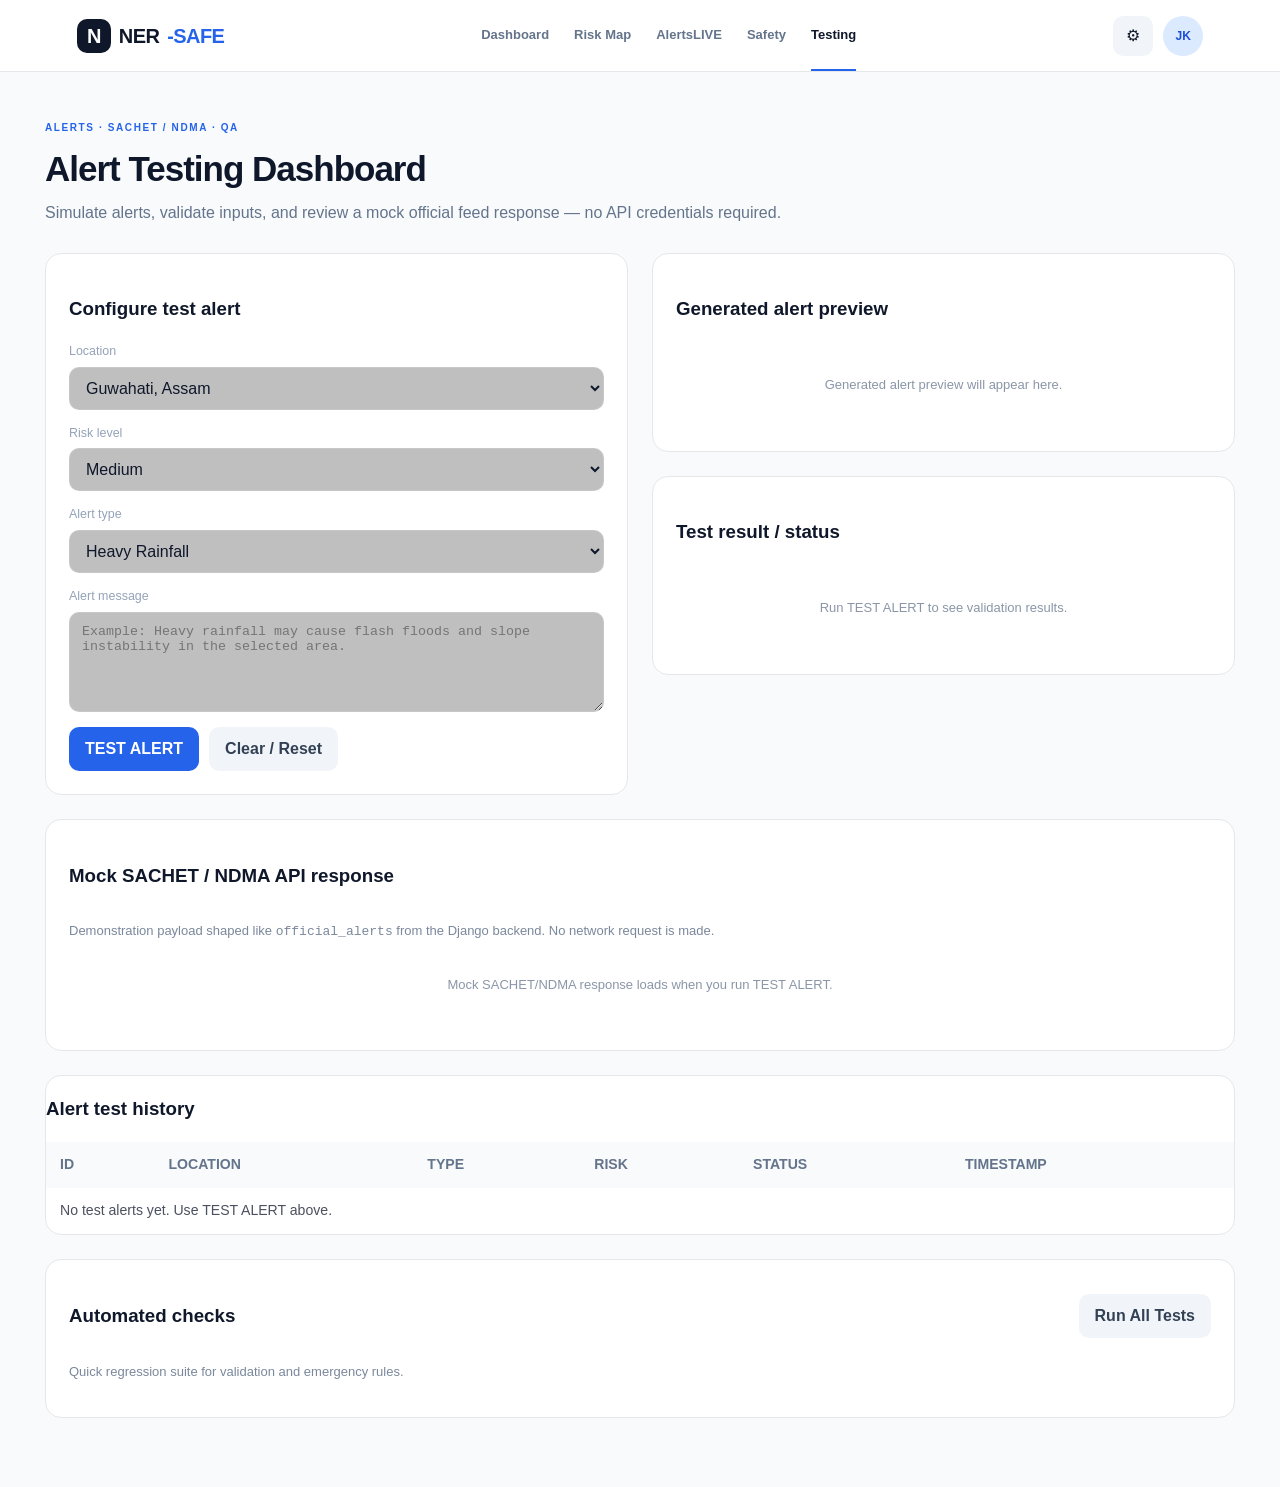
<file: frontend/alerts-testing.html>
<!DOCTYPE html>
<html lang="en">
<head>
    <meta charset="UTF-8">
    <meta name="viewport" content="width=device-width, initial-scale=1">
    <title>Alert Testing Dashboard | SURAKSHA NER</title>
    <link rel="stylesheet" href="css/style.css">
    <style>
        .dashboard-grid {
            display: grid;
            grid-template-columns: 1fr 1fr;
            gap: 24px;
            margin-bottom: 24px;
        }

        .field label {
            display: block;
            font-size: 0.78rem;
            color: var(--muted, #94a3b8);
            margin-bottom: 6px;
        }

        .field select,
        .field textarea {
            width: 100%;
            padding: 11px 12px;
            border-radius: 10px;
            border: 1px solid rgba(255, 255, 255, 0.12);
            background: rgba(0, 0, 0, 0.25);
            color: inherit;
        }

        .field textarea {
            min-height: 100px;
            resize: vertical;
        }

        .form-stack {
            display: flex;
            flex-direction: column;
            gap: 14px;
        }

        .btn-row {
            display: flex;
            flex-wrap: wrap;
            gap: 10px;
            margin-top: 8px;
        }

        .preview-card {
            padding: 20px;
            border-radius: 14px;
            background: rgba(255, 255, 255, 0.04);
            border: 1px solid rgba(255, 255, 255, 0.1);
        }

        .preview-card.critical {
            border-color: rgba(239, 68, 68, 0.45);
        }

        .preview-top,
        .official-alert-top {
            display: flex;
            flex-wrap: wrap;
            gap: 8px;
            align-items: center;
            margin-bottom: 12px;
        }

        .type-pill {
            font-size: 0.72rem;
            font-weight: 700;
            text-transform: uppercase;
            padding: 4px 10px;
            border-radius: 999px;
            background: rgba(59, 130, 246, 0.2);
            color: #93c5fd;
        }

        .risk-pill.medium {
            background: rgba(245, 158, 11, 0.2);
            color: #fcd34d;
        }

        .emergency-tag {
            font-size: 0.72rem;
            font-weight: 800;
            color: #fecaca;
            background: rgba(220, 38, 38, 0.35);
            padding: 4px 10px;
            border-radius: 999px;
        }

        .preview-meta {
            margin-top: 12px;
            font-size: 0.88rem;
            line-height: 1.6;
            opacity: 0.9;
        }

        .test-row {
            display: flex;
            justify-content: space-between;
            gap: 12px;
            padding: 12px 14px;
            border-radius: 10px;
            background: rgba(0, 0, 0, 0.2);
            margin-bottom: 8px;
            font-size: 0.9rem;
        }

        .test-row .pass,
        .overall.pass {
            color: #22c55e;
            font-weight: 800;
        }

        .test-row .fail,
        .overall.fail {
            color: #ef4444;
            font-weight: 800;
        }

        .overall-row {
            margin-bottom: 12px;
            font-size: 1rem;
        }

        .table-wrap table {
            width: 100%;
            border-collapse: collapse;
        }

        .table-wrap th,
        .table-wrap td {
            text-align: left;
            padding: 12px 14px;
            border-bottom: 1px solid rgba(255, 255, 255, 0.08);
            font-size: 0.88rem;
        }

        .empty-cell,
        .empty-note {
            text-align: center;
            padding: 20px;
            opacity: 0.75;
        }

        .mock-note {
            font-size: 0.85rem;
            opacity: 0.85;
            margin-bottom: 12px;
        }

        .mock-official {
            margin-top: 12px;
            padding: 16px;
            border-radius: 12px;
            background: rgba(255, 255, 255, 0.04);
        }

        .sachet-check.ok {
            color: #86efac;
        }

        .sachet-check.warn {
            color: #fcd34d;
        }

        .json-details {
            margin-top: 16px;
        }

        .json-details pre {
            margin-top: 8px;
            padding: 14px;
            border-radius: 10px;
            background: rgba(0, 0, 0, 0.35);
            overflow: auto;
            font-size: 0.75rem;
            max-height: 280px;
        }

        @media (max-width: 900px) {
            .dashboard-grid {
                grid-template-columns: 1fr;
            }
        }
    </style>
</head>
<body>

<header class="topbar appbar">
    <a class="brand" href="dashboard.html">
        <span class="brand-mark">N</span>
        NER<span class="accent">-SAFE</span>
    </a>
    <nav>
        <a href="dashboard.html">Dashboard</a>
        <a href="map.html">Risk Map</a>
        <a href="alerts.html">Alerts <b class="badge">LIVE</b></a>
        <a href="safety.html">Safety</a>
        <a class="active" href="alerts-testing.html">Testing</a>
    </nav>
    <div class="nav-actions">
        <a class="round" href="settings.html">⚙</a>
        <a class="avatar" href="profile.html">JK</a>
    </div>
</header>

<main class="main">

    <div class="page-head">
        <div>
            <span class="eyebrow">ALERTS · SACHET / NDMA · QA</span>
            <h1>Alert Testing Dashboard</h1>
            <p>
                Simulate alerts, validate inputs, and review a mock official
                feed response — no API credentials required.
            </p>
        </div>
    </div>

    <div class="dashboard-grid">

        <!-- INPUT PANEL -->
        <section class="card">
            <div class="card-head">
                <h3>Configure test alert</h3>
            </div>

            <div class="form-stack">
                <div class="field">
                    <label for="inputLocation">Location</label>
                    <select id="inputLocation"></select>
                </div>

                <div class="field">
                    <label for="inputRisk">Risk level</label>
                    <select id="inputRisk">
                        <option value="LOW">Low</option>
                        <option value="MEDIUM" selected>Medium</option>
                        <option value="HIGH">High</option>
                        <option value="CRITICAL">Critical</option>
                    </select>
                </div>

                <div class="field">
                    <label for="inputType">Alert type</label>
                    <select id="inputType">
                        <option value="Landslide">Landslide</option>
                        <option value="Flood">Flood</option>
                        <option value="Heavy Rainfall" selected>Heavy Rainfall</option>
                    </select>
                </div>

                <div class="field">
                    <label for="inputMessage">Alert message</label>
                    <textarea
                        id="inputMessage"
                        placeholder="Example: Heavy rainfall may cause flash floods and slope instability in the selected area."
                    ></textarea>
                </div>
            </div>

            <div class="btn-row">
                <button type="button" class="btn btn-primary" id="testAlertBtn">
                    TEST ALERT
                </button>
                <button type="button" class="btn btn-light" id="resetBtn">
                    Clear / Reset
                </button>
            </div>
        </section>

        <!-- PREVIEW + STATUS -->
        <div>
            <section class="card" style="margin-bottom: 24px;">
                <div class="card-head">
                    <h3>Generated alert preview</h3>
                </div>
                <div id="alertPreview">
                    <p class="empty-note">Generated alert preview will appear here.</p>
                </div>
            </section>

            <section class="card">
                <div class="card-head">
                    <h3>Test result / status</h3>
                </div>
                <div id="testStatus">
                    <p class="empty-note">Run TEST ALERT to see validation results.</p>
                </div>
            </section>
        </div>
    </div>

    <!-- MOCK SACHET -->
    <section class="card" style="margin-bottom: 24px;">
        <div class="card-head">
            <h3>Mock SACHET / NDMA API response</h3>
        </div>
        <p class="mock-note">
            Demonstration payload shaped like <code>official_alerts</code> from the
            Django backend. No network request is made.
        </p>
        <div id="sachetMockPanel">
            <p class="empty-note">Mock SACHET/NDMA response loads when you run TEST ALERT.</p>
        </div>
    </section>

    <!-- HISTORY -->
    <section class="card table-wrap">
        <div class="card-head">
            <h3>Alert test history</h3>
        </div>
        <table>
            <thead>
                <tr>
                    <th>ID</th>
                    <th>Location</th>
                    <th>Type</th>
                    <th>Risk</th>
                    <th>Status</th>
                    <th>Timestamp</th>
                </tr>
            </thead>
            <tbody id="historyBody">
                <tr>
                    <td colspan="6" class="empty-cell">No test alerts yet.</td>
                </tr>
            </tbody>
        </table>
    </section>

    <!-- OPTIONAL AUTOMATED SUITE -->
    <section class="card" style="margin-top: 24px;">
        <div class="card-head">
            <h3>Automated checks</h3>
            <button type="button" class="btn btn-light" id="runAllTestsBtn">
                Run All Tests
            </button>
        </div>
        <p class="mock-note">Quick regression suite for validation and emergency rules.</p>
        <div id="autoTestResults"></div>
        <p id="autoTestSummary" class="mock-note"></p>
    </section>

</main>

<script src="js/alerts-testing.js"></script>
</body>
</html>
</file>
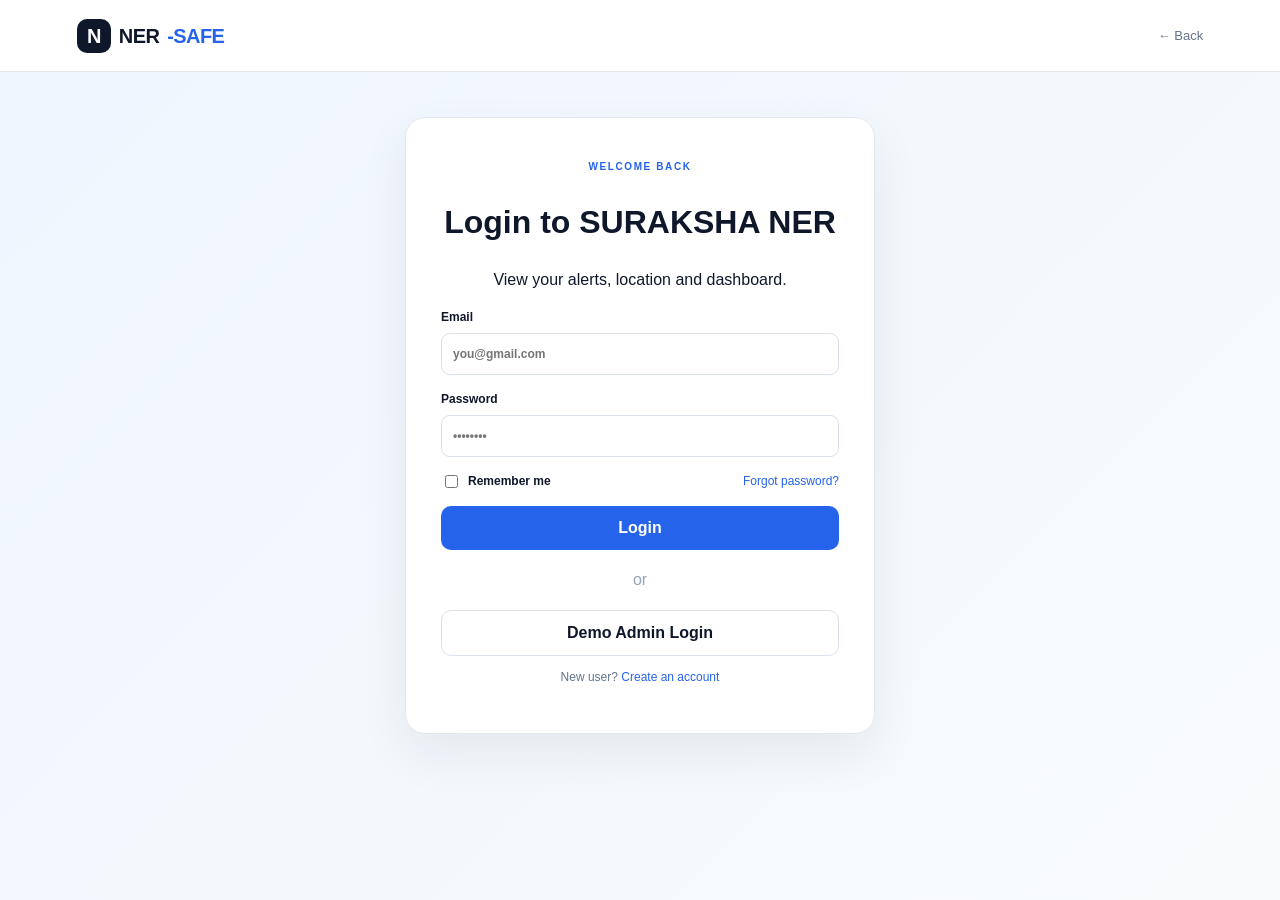
<file: frontend/alerts.html>
<!DOCTYPE html><html lang="en"><head><meta charset="UTF-8"><meta name="viewport" content="width=device-width,initial-scale=1"><title>Alerts | SURAKSHA NER</title><link rel="stylesheet" href="css/style.css"></head>
<body><header class="topbar appbar"><a class="brand" href="dashboard.html"><span class="brand-mark">N</span>NER<span class="accent">-SAFE</span></a><nav><a href="dashboard.html">Dashboard</a><a href="map.html">Risk Map</a><a class="active" href="alerts.html">Alerts <b class="badge">LIVE</b></a><a href="safety.html">Safety</a></nav><div class="nav-actions"><a class="round" href="settings.html">⚙</a><a class="avatar" href="profile.html">JK</a></div></header>
<main class="main"><div class="page-head"><div><span class="eyebrow">WARNING CENTER</span><h1>Alerts</h1><p>Recent warnings associated with your location.</p></div><button class="btn btn-light" onclick="markAllRead()">✓ Mark all as read</button></div>
<div class="tabs"><button class="active">All alerts <b>4</b></button><button>Unread <b>2</b></button><button>Landslide</button><button>Flood</button><button>Rainfall</button></div>
<div class="alert-cards"><a class="alert-card" href="alert-details.html"><strong>!</strong><div><span class="risk-pill high">HIGH</span> <small>Today · 18:40</small><h2>Very heavy rainfall warning</h2><p>Heavy rainfall may increase landslide and local flooding risk. Avoid unnecessary travel through vulnerable slopes.</p><small>Area: Selected Assam zones</small></div><b>→</b></a>
<a class="alert-card moderate" href="alert-details.html"><strong>⛰</strong><div><span class="risk-pill moderate">MODERATE</span> <small>Today · 17:55</small><h2>Possible landslide risk</h2><p>Rainfall and terrain conditions indicate elevated landslide risk in monitored areas.</p><small>Area: Hilly / slope-sensitive zones</small></div><b>→</b></a>
<a class="alert-card low" href="alert-details.html"><strong>🌊</strong><div><span class="risk-pill low">LOW</span> <small>Today · 15:20</small><h2>Flood monitoring update</h2><p>No active high-level flood warning for your current profile area.</p><small>Area: Local river basin</small></div><b>→</b></a></div></main><script src="js/script.js"></script></body></html>
</file>
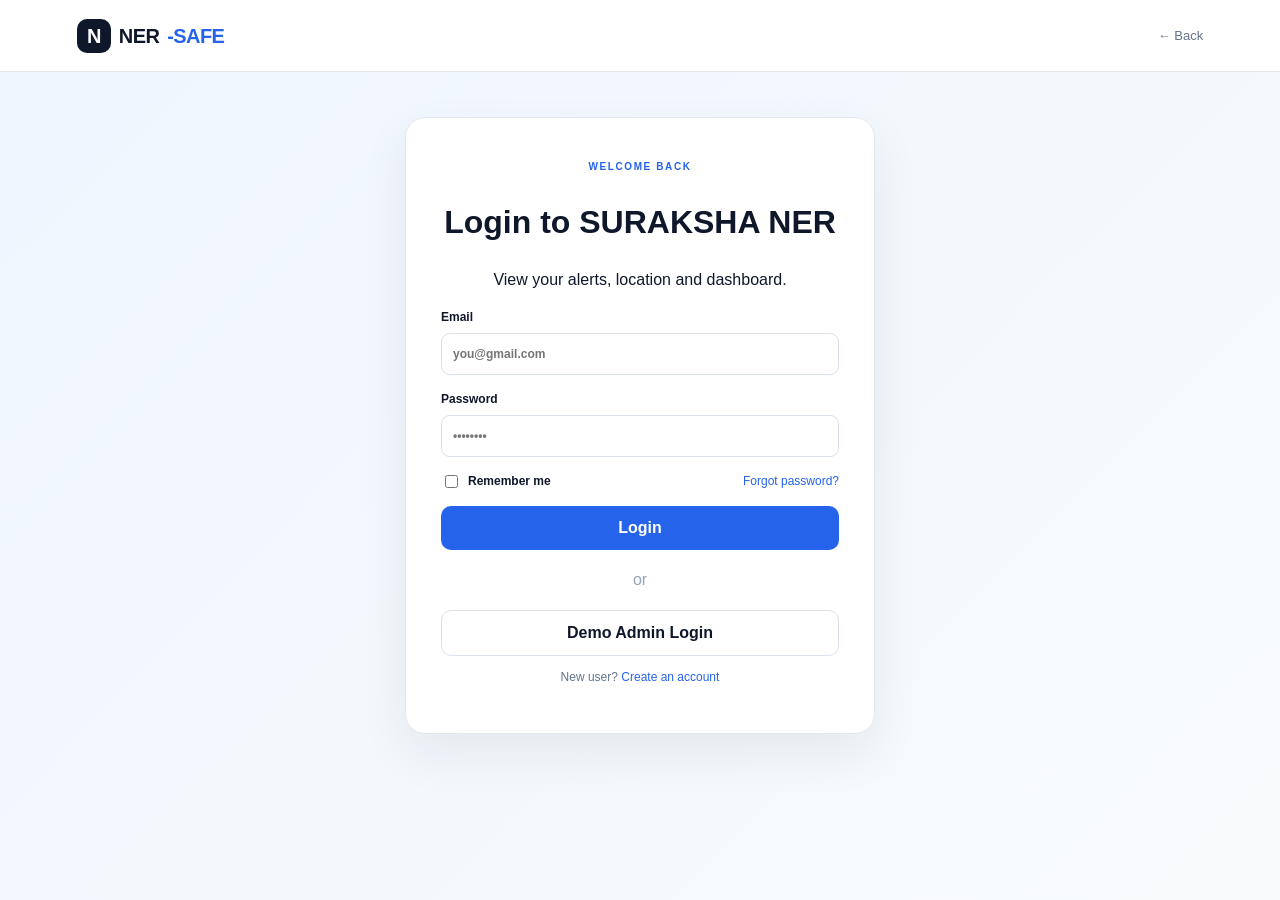
<file: frontend/dashboard.html>
<!DOCTYPE html>
<html lang="en">

<head>
    <meta charset="UTF-8">
    <meta name="viewport" content="width=device-width, initial-scale=1">
    <title>Dashboard | SURAKSHA NER</title>
    <link rel="stylesheet" href="css/style.css">
</head>

<body>

<header class="topbar appbar">

    <a class="brand" href="dashboard.html">
        <span class="brand-mark">N</span>
        NER<span class="accent">-SAFE</span>
    </a>

    <nav>
        <a class="active" href="dashboard.html">Dashboard</a>
        <a href="map.html">Risk Map</a>
        <a href="alerts.html">
            Alerts <b class="badge">LIVE</b>
        </a>
        <a href="safety.html">Safety</a>
    </nav>

    <div class="nav-actions">
        <a class="round" href="settings.html">⚙</a>
        <a class="avatar" href="profile.html">JK</a>
    </div>

</header>


<main class="main">

    <!-- PAGE HEADER -->

    <div class="page-head">

        <div>

            <span class="eyebrow">
                PERSONAL SAFETY DASHBOARD
            </span>

            <h1 id="welcomeTitle">
                Good evening
            </h1>

            <p>
                Your alert profile and nearby risk information.
            </p>

        </div>

        <a class="btn btn-outline" href="map.html">
            Open live map →
        </a>

    </div>


    <!-- RISK BANNER -->

    <div
        class="banner"
        id="riskBanner"
        style="display:none;">

        <b>!</b>

        <div>

            <strong id="bannerTitle">
                Risk detected
            </strong>

            <p id="bannerMessage">
                Loading risk information...
            </p>

        </div>

        <a href="alerts.html">
            View alert →
        </a>

    </div>


    <!-- MAIN CARDS -->

    <div class="grid2">


        <!-- LOCATION CARD -->

        <section class="card">

            <div class="card-head">

                <h3>
                    📍 Current location
                </h3>

                <a class="link" href="profile.html">
                    Manage
                </a>

            </div>


            <div class="location">

                <span>⌖</span>

                <div>

                    <h2 id="locationText">
                        Checking location...
                    </h2>

                    <p>

                        Location access:
                        <em id="locationAccess">
                            Checking
                        </em>

                        <br>

                        Last updated:
                        <span id="lastLocation">
                            —
                        </span>

                    </p>

                </div>

            </div>


            <!-- LOCATION BUTTONS -->

            <div style="
                display:flex;
                gap:10px;
                flex-wrap:wrap;
                margin-top:12px;
            ">

                <button
                    type="button"
                    class="btn btn-light"
                    id="refreshLocationBtn"
                    onclick="simulateLocation()"
                    style="flex:1;">

                    📍 My Location

                </button>


                <button
                    type="button"
                    class="btn btn-light"
                    id="demoLocationBtn"
                    onclick="useDemoLocation()"
                    style="flex:1;">

                    🧪 Demo: Guwahati HIGH Risk

                </button>

            </div>

        </section>


        <!-- OFFICIAL ALERTS -->

        <section class="card" id="officialAlertsCard">

            <h2>
                🚨 Official NER Alerts
            </h2>

            <div id="officialAlertsList">

                <p>
                    Loading official alerts...
                </p>

            </div>

        </section>


        <!-- CURRENT RISK -->

        <section class="card">

            <div class="card-head">

                <h3>
                    Current risk
                </h3>

                <span
                    id="riskPill"
                    class="risk-pill low">

                    LOW

                </span>

            </div>


            <div class="big-score">

                <span id="riskScore">
                    —
                </span>

                <small>
                    /100
                </small>

            </div>


            <div class="meter">

                <i
                    id="riskMeter"
                    style="width:0%">
                </i>

            </div>


            <div class="rows">

                <span>
                    Rainfall
                    <b id="rainfallRisk">—</b>
                </span>

                <span>
                    Soil moisture
                    <b id="soilRisk">—</b>
                </span>

                <span>
                    Terrain
                    <b id="terrainRisk">—</b>
                </span>

                <span>
                    Ground movement
                    <b id="groundRisk">—</b>
                </span>

            </div>

        </section>


        <!-- LIVE DATA -->

        <section class="card live-data-card">

            <div class="card-head">

                <h3>
                    🌐 Live conditions
                </h3>

                <span
                    class="live-data-badge"
                    id="liveDataStatus">

                    CONNECTING

                </span>

            </div>

            <div class="live-grid">

                <div>
                    <small>Temperature</small>
                    <strong id="liveTemp">—</strong>
                </div>

                <div>
                    <small>Humidity</small>
                    <strong id="liveHumidity">—</strong>
                </div>

                <div>
                    <small>Rainfall</small>
                    <strong id="liveRain">—</strong>
                </div>

                <div>
                    <small>Wind</small>
                    <strong id="liveWind">—</strong>
                </div>

            </div>

            <div
                class="source-line"
                id="liveDataSource">

                Waiting for live weather data…

            </div>

            <div
                class="official-alert-mini"
                id="officialAlertMini">

                SACHET / NDMA: checking configured feed…

            </div>

        </section>


        <!-- ACTIVE ALERTS -->

        <section class="card">

            <div class="card-head">

                <h3>
                    Active alerts
                </h3>

                <a class="link" href="alerts.html">
                    View all
                </a>

            </div>


            <div id="dashboardAlerts">

                <div class="alert-row">

                    🔵

                    <div>

                        <b>
                            Checking alerts...
                        </b>

                        <small>
                            Please wait
                        </small>

                    </div>

                </div>

            </div>

        </section>


        <!-- SAFETY STATUS -->

        <section class="card">

            <div class="card-head">

                <h3>
                    Safety status
                </h3>

                <span
                    class="ok"
                    id="safetyStatus">

                    ● Checking

                </span>

            </div>


            <ul class="checks">

                <li id="notificationStatus">
                    ✓ Checking notification settings
                </li>

                <li id="locationStatus">
                    ✓ Checking location permission
                </li>

                <li>
                    ✓ Emergency contacts available
                </li>

            </ul>


            <a
                class="link"
                href="settings.html">

                Manage notification settings →

            </a>

        </section>

    </div>


    <!-- ===============================================
         LIVE INTELLIGENCE
    ================================================ -->

    <div class="section-title left">

        <span class="eyebrow">
            LIVE INTELLIGENCE
        </span>

        <h2>
            Weather + AI + GIS
        </h2>

    </div>


    <section class="card">

        <div class="live-grid">

            <!-- LIVE RAINFALL -->

            <div>
                <small>
                    🌧️ Live Rainfall
                </small>

                <strong id="waiRainfall">
                    —
                </strong>
            </div>


            <!-- HUMIDITY -->

            <div>
                <small>
                    💧 Humidity
                </small>

                <strong id="waiHumidity">
                    —
                </strong>
            </div>


            <!-- TEMPERATURE -->

            <div>
                <small>
                    🌡️ Temperature
                </small>

                <strong id="waiTemperature">
                    —
                </strong>
            </div>


            <!-- WIND -->

            <div>
                <small>
                    💨 Wind
                </small>

                <strong id="waiWind">
                    —
                </strong>
            </div>


            <!-- AI PREDICTION -->

            <div>
                <small>
                    🤖 AI Prediction
                </small>

                <strong id="waiAIPrediction">
                    —
                </strong>
            </div>


            <!-- GIS ZONE -->

            <div>
                <small>
                    🗺️ GIS Zone
                </small>

                <strong id="waiGISZone">
                    No active zone
                </strong>
            </div>


            <!-- GEOFENCE -->

            <div>
                <small>
                    📐 Geofence
                </small>

                <strong id="waiGeofence">
                    —
                </strong>
            </div>


            <!-- DISTANCE -->

            <div>
                <small>
                    📍 Distance
                </small>

                <strong id="waiDistance">
                    —
                </strong>
            </div>


            <!-- WEATHER SCORE -->

            <div>
                <small>
                    🌦️ Weather Score
                </small>

                <strong id="waiWeatherScore">
                    —
                </strong>
            </div>

        </div>

    </section>


    <!-- RISK SNAPSHOT -->

    <div class="section-title left">

        <span class="eyebrow">
            RISK SNAPSHOT
        </span>

        <h2>
            Nearby conditions
        </h2>

    </div>


    <div
        class="hazards"
        id="hazardSnapshot">

        <div class="hazard">

            🌧️

            <div>

                <b>Rainfall</b>

                <strong>—</strong>

                <small>
                    Loading...
                </small>

            </div>

        </div>


        <div class="hazard">

            ⛰️

            <div>

                <b>Landslide</b>

                <strong>—</strong>

                <small>
                    Loading...
                </small>

            </div>

        </div>


        <div class="hazard">

            🌊

            <div>

                <b>Flood</b>

                <strong>—</strong>

                <small>
                    Loading...
                </small>

            </div>

        </div>

    </div>

</main>


<script src="js/script.js"></script>


<script>

/* =====================================================
   SAFE HTML ESCAPE
===================================================== */

function dashboardEscapeHTML(value) {

    const div = document.createElement("div");

    div.textContent = value ?? "";

    return div.innerHTML;

}


/* =====================================================
   DEMO LOCATION
   GUWAHATI HIGH-RISK ZONE
===================================================== */

async function useDemoLocation() {

    if (!getToken()) {

        window.location.href = "login.html";

        return;

    }


    const demoLocation = {

        latitude: 26.1445,

        longitude: 91.7362

    };


    const button =
        document.getElementById("demoLocationBtn");


    try {

        if (button) {

            button.disabled = true;

            button.textContent =
                "⏳ Checking risk...";

        }


        toast(
            "🧪 Applying Guwahati demo location..."
        );


        const data = await api(
            "/location/",
            {

                method: "POST",

                body: JSON.stringify(
                    demoLocation
                )

            }
        );


        console.log(
            "Demo location response:",
            data
        );


        if (
            data.new_alerts &&
            data.new_alerts.length > 0
        ) {

            toast(
                "🚨 HIGH RISK ALERT CREATED!"
            );

        } else {

            toast(
                "📍 Demo location applied."
            );

        }


        await loadLiveDashboard();


    } catch (error) {

        console.error(
            "Demo location error:",
            error
        );


        toast(
            error.message ||
            "Demo location failed"
        );


    } finally {

        if (button) {

            button.disabled = false;

            button.textContent =
                "🧪 Demo: Guwahati HIGH Risk";

        }

    }

}


/* =====================================================
   UPDATE WEATHER + AI + GIS
===================================================== */

function updateWeatherAIGIS(risk) {

    console.log(
        "Updating Weather + AI + GIS:",
        risk
    );


    const live =
        risk.live_data || {};

    const ai =
        risk.ai_prediction || {};

    const matched =
        risk.matched_zone || {};


    /* =========================================
       LIVE WEATHER
    ========================================= */

    const rainfall =
        Number(
            live.rainfall_mm ?? 0
        );


    const humidity =
        Number(
            live.humidity_percent ?? 0
        );


    const temperature =
        live.temperature_c;


    const wind =
        live.wind_kmh;


    const rainfallElement =
        document.getElementById(
            "waiRainfall"
        );


    if (rainfallElement) {

        rainfallElement.textContent =
            `${rainfall.toFixed(1)} mm`;

    }


    const humidityElement =
        document.getElementById(
            "waiHumidity"
        );


    if (humidityElement) {

        humidityElement.textContent =
            `${humidity.toFixed(0)}%`;

    }


    const temperatureElement =
        document.getElementById(
            "waiTemperature"
        );


    if (temperatureElement) {

        temperatureElement.textContent =
            temperature != null
                ? `${Number(temperature).toFixed(1)}°C`
                : "—";

    }


    const windElement =
        document.getElementById(
            "waiWind"
        );


    if (windElement) {

        windElement.textContent =
            wind != null
                ? `${Number(wind).toFixed(1)} km/h`
                : "—";

    }


    /* =========================================
       AI PREDICTION
    ========================================= */

    const aiElement =
        document.getElementById(
            "waiAIPrediction"
        );


    if (
        aiElement &&
        ai.score != null
    ) {

        aiElement.textContent =
            `${Number(ai.score).toFixed(2)}/100`;

    }


    /* =========================================
       WEATHER SCORE
    ========================================= */

    let rainfallScore = 0;


    if (rainfall >= 60) {

        rainfallScore = 100;

    }
    else if (rainfall >= 40) {

        rainfallScore = 80;

    }
    else if (rainfall >= 20) {

        rainfallScore = 60;

    }
    else if (rainfall >= 10) {

        rainfallScore = 40;

    }
    else if (rainfall > 0) {

        rainfallScore = 20;

    }


    let humidityScore = 0;


    if (humidity >= 90) {

        humidityScore = 100;

    }
    else if (humidity >= 80) {

        humidityScore = 70;

    }
    else if (humidity >= 70) {

        humidityScore = 40;

    }


    const weatherScore =
        (rainfallScore * 0.75) +
        (humidityScore * 0.25);


    const weatherElement =
        document.getElementById(
            "waiWeatherScore"
        );


    if (weatherElement) {

        weatherElement.textContent =
            `${Math.round(weatherScore)}/100`;

    }


    /* =========================================
       GIS ZONE
    ========================================= */

    const gisElement =
        document.getElementById(
            "waiGISZone"
        );


    if (gisElement) {

        gisElement.textContent =
            matched.name ||
            "No active zone";

    }


    /* =========================================
       GEOFENCE
    ========================================= */

    const geofenceElement =
        document.getElementById(
            "waiGeofence"
        );


    if (geofenceElement) {

        if (
            matched.inside_polygon === true
        ) {

            geofenceElement.textContent =
                "INSIDE";

        }
        else if (
            matched.inside_polygon === false
        ) {

            geofenceElement.textContent =
                "OUTSIDE";

        }
        else {

            geofenceElement.textContent =
                "—";

        }

    }


    /* =========================================
       DISTANCE
    ========================================= */

    const distanceElement =
        document.getElementById(
            "waiDistance"
        );


    if (distanceElement) {

        distanceElement.textContent =
            matched.distance_km != null
                ? `${Number(
                    matched.distance_km
                  ).toFixed(2)} km`
                : "—";

    }


    console.log(
        "✅ Weather + AI + GIS updated"
    );

}


/* =====================================================
   DASHBOARD LOADER
===================================================== */

async function loadLiveDashboard() {

    if (!getToken()) {

        window.location.href = "login.html";

        return;

    }


    try {

        const user =
            await loadMe();


        if (!user)
            return;


        /* =============================================
           USER NAME
        ============================================= */

        const welcome =
            document.getElementById(
                "welcomeTitle"
            );


        if (welcome) {

            welcome.textContent =
                "Good evening, " +
                (user.name || "there");

        }


        /* =============================================
           LOCATION
        ============================================= */

        const locationText =
            document.getElementById(
                "locationText"
            );


        const locationAccess =
            document.getElementById(
                "locationAccess"
            );


        const lastLocation =
            document.getElementById(
                "lastLocation"
            );


        if (
            user.latitude !== null &&
            user.latitude !== undefined &&
            user.longitude !== null &&
            user.longitude !== undefined
        ) {

            if (locationText) {

                locationText.textContent =
                    `${Number(
                        user.latitude
                    ).toFixed(4)}, ${Number(
                        user.longitude
                    ).toFixed(4)}`;

            }


            if (locationAccess) {

                locationAccess.textContent =
                    user.location_enabled
                        ? "Enabled"
                        : "Disabled";

            }


            if (lastLocation) {

                lastLocation.textContent =
                    user.last_location_at
                        ? formatTime(
                            user.last_location_at
                        )
                        : "Just now";

            }

        }
        else {

            if (locationText) {

                locationText.textContent =
                    "Location not available";

            }


            if (locationAccess) {

                locationAccess.textContent =
                    "Not enabled";

            }


            if (lastLocation) {

                lastLocation.textContent =
                    "—";

            }

        }


        /* =============================================
           CURRENT RISK
        ============================================= */

        if (
            user.latitude !== null &&
            user.latitude !== undefined &&
            user.longitude !== null &&
            user.longitude !== undefined
        ) {

            const risk =
                await api(
                    `/risk/current/?lat=${encodeURIComponent(
                        user.latitude
                    )}&lon=${encodeURIComponent(
                        user.longitude
                    )}`
                );


            console.log(
                "CURRENT RISK RESPONSE:",
                risk
            );


            /* =========================================
               WEATHER + AI + GIS
            ========================================= */

            updateWeatherAIGIS(
                risk
            );


            /* =========================================
               RISK SCORE
            ========================================= */

            const score =
                Number(
                    risk.risk_score ?? 0
                );


            const level =
                String(
                    risk.risk_level ||
                    "LOW"
                ).toUpperCase();


            const riskScore =
                document.getElementById(
                    "riskScore"
                );


            if (riskScore) {

                riskScore.textContent =
                    score;

            }


            const riskMeter =
                document.getElementById(
                    "riskMeter"
                );


            if (riskMeter) {

                riskMeter.style.width =
                    Math.min(
                        Math.max(
                            score,
                            0
                        ),
                        100
                    ) + "%";

            }


            /* =========================================
               RISK PILL
            ========================================= */

            const riskPill =
                document.getElementById(
                    "riskPill"
                );


            if (riskPill) {

                riskPill.textContent =
                    level;

                riskPill.className =
                    "risk-pill " +
                    riskClass(level);

            }


            /* =========================================
               RISK BANNER
            ========================================= */

            const banner =
                document.getElementById(
                    "riskBanner"
                );


            if (banner) {

                if (
                    level === "HIGH" ||
                    level === "CRITICAL"
                ) {

                    banner.style.display =
                        "flex";


                    const bannerTitle =
                        document.getElementById(
                            "bannerTitle"
                        );


                    if (bannerTitle) {

                        bannerTitle.textContent =
                            `${level} risk conditions detected`;

                    }


                    const bannerMessage =
                        document.getElementById(
                            "bannerMessage"
                        );


                    if (bannerMessage) {

                        bannerMessage.textContent =
                            risk.reason ||
                            "Hazard conditions have been detected near your location.";

                    }

                }
                else {

                    banner.style.display =
                        "none";

                }

            }


            /* =========================================
               HAZARDS
            ========================================= */

            const hazards =
                risk.hazards || [];


            const rainfall =
                document.getElementById(
                    "rainfallRisk"
                );


            const soil =
                document.getElementById(
                    "soilRisk"
                );


            const terrain =
                document.getElementById(
                    "terrainRisk"
                );


            const ground =
                document.getElementById(
                    "groundRisk"
                );


            if (rainfall)
                rainfall.textContent = "—";


            if (soil)
                soil.textContent = "—";


            if (terrain)
                terrain.textContent = "—";


            if (ground)
                ground.textContent = "—";


            /* =========================================
               AI / ML MODEL INPUTS
            ========================================= */

            const inputs =
                risk.model_inputs || {};


            if (rainfall) {

                const value =
                    Number(
                        inputs.rainfall || 0
                    );


                rainfall.textContent =
                    value > 0
                        ? `${value.toFixed(1)} mm`
                        : "LOW";

            }


            if (soil) {

                const value =
                    Number(
                        inputs.soil_moisture || 0
                    );


                soil.textContent =
                    `${value}/100`;

            }


            if (terrain) {

                const value =
                    Number(
                        inputs.terrain || 0
                    );


                terrain.textContent =
                    `${value}/100`;

            }


            if (ground) {

                const value =
                    Number(
                        inputs.ground_movement || 0
                    );


                ground.textContent =
                    `${value}/100`;

            }


            /* =========================================
               RISK SNAPSHOT
            ========================================= */

            const snapshot =
                document.getElementById(
                    "hazardSnapshot"
                );


            if (snapshot) {

                snapshot.innerHTML =
                    "";


                const wanted = [

                    [
                        "rain",
                        "🌧️",
                        "Rainfall"
                    ],

                    [
                        "landslide",
                        "⛰️",
                        "Landslide"
                    ],

                    [
                        "flood",
                        "🌊",
                        "Flood"
                    ]

                ];


                wanted.forEach(
                    item => {

                        const match =
                            hazards.find(
                                h =>
                                    String(
                                        h.hazard_type ||
                                        ""
                                    )
                                    .toLowerCase()
                                    .includes(
                                        item[0]
                                    )
                            );


                        const hazardLevel =
                            match
                                ? String(
                                    match.risk_level ||
                                    "LOW"
                                ).toUpperCase()
                                : "LOW";


                        const reason =
                            match?.reason ||
                            "No active local warning";


                        snapshot.innerHTML += `

                            <div class="hazard">

                                ${item[1]}

                                <div>

                                    <b>
                                        ${item[2]}
                                    </b>

                                    <strong>
                                        ${dashboardEscapeHTML(
                                            hazardLevel
                                        )}
                                    </strong>

                                    <small>
                                        ${dashboardEscapeHTML(
                                            reason
                                        )}
                                    </small>

                                </div>

                            </div>

                        `;

                    }
                );

            }

        }


        /* =============================================
           LIVE WEATHER DATA
        ============================================= */

        if (
            user.latitude !== null &&
            user.latitude !== undefined &&
            user.longitude !== null &&
            user.longitude !== undefined
        ) {

            await loadLiveData(
                user.latitude,
                user.longitude
            );

        }


        /* =============================================
           ALERTS
        ============================================= */

        const alertData =
            await api(
                "/alerts/"
            );


        const alerts =
            alertData.results || [];


        const alertBox =
            document.getElementById(
                "dashboardAlerts"
            );


        if (alertBox) {

            alertBox.innerHTML =
                "";


            if (!alerts.length) {

                alertBox.innerHTML = `

                    <div class="alert-row">

                        🟢

                        <div>

                            <b>
                                No active alerts
                            </b>

                            <small>
                                You're currently clear
                            </small>

                        </div>

                    </div>

                `;

            }
            else {

                alerts
                    .slice(0, 3)
                    .forEach(
                        alert => {

                            const level =
                                String(
                                    alert.risk_level ||
                                    "LOW"
                                ).toLowerCase();


                            let icon =
                                "🟢";


                            if (
                                level ===
                                "moderate"
                            )
                                icon = "🟠";


                            if (
                                level ===
                                "high"
                            )
                                icon = "🔴";


                            if (
                                level ===
                                "critical"
                            )
                                icon = "🟣";


                            alertBox.innerHTML += `

                                <div class="alert-row">

                                    ${icon}

                                    <div>

                                        <b>
                                            ${dashboardEscapeHTML(
                                                alert.title ||
                                                alert.hazard_type ||
                                                "Risk alert"
                                            )}
                                        </b>

                                        <small>
                                            ${dashboardEscapeHTML(
                                                formatTime(
                                                    alert.created_at
                                                )
                                            )}
                                        </small>

                                    </div>

                                </div>

                            `;

                        }
                    );

            }

        }


        /* =============================================
           SAFETY STATUS
        ============================================= */

        const notificationStatus =
            document.getElementById(
                "notificationStatus"
            );


        if (notificationStatus) {

            notificationStatus.textContent =
                user.notifications_enabled
                    ? "✓ Alert notifications enabled"
                    : "⚠ Notifications disabled";

        }


        const locationStatus =
            document.getElementById(
                "locationStatus"
            );


        if (locationStatus) {

            locationStatus.textContent =
                user.location_enabled
                    ? "✓ Location permission enabled"
                    : "⚠ Location permission disabled";

        }


        const safetyStatus =
            document.getElementById(
                "safetyStatus"
            );


        if (safetyStatus) {

            safetyStatus.textContent =
                user.notifications_enabled &&
                user.location_enabled
                    ? "● Protected"
                    : "● Setup required";

        }


    }
    catch (error) {

        console.error(
            "Dashboard error:",
            error
        );


        toast(
            error.message ||
            "Unable to load dashboard"
        );

    }

}


/* =====================================================
   LIVE WEATHER + OFFICIAL ALERT DATA
===================================================== */

async function loadLiveData(
    lat,
    lon
) {

    const status =
        document.getElementById(
            "liveDataStatus"
        );


    const source =
        document.getElementById(
            "liveDataSource"
        );


    const official =
        document.getElementById(
            "officialAlertMini"
        );


    try {

        const data =
            await api(
                `/live-data/?lat=${encodeURIComponent(
                    lat
                )}&lon=${encodeURIComponent(
                    lon
                )}`
            );


        const weather =
            data.weather || {};


        const available =
            weather.available !== false;


        if (status) {

            status.textContent =
                available
                    ? "LIVE"
                    : "DEGRADED";


            status.className =
                "live-data-badge " +
                (
                    available
                        ? "live"
                        : "degraded"
                );

        }


        const set =
            (
                id,
                value
            ) => {

                const el =
                    document.getElementById(
                        id
                    );


                if (el)
                    el.textContent =
                        value;

            };


        set(
            "liveTemp",
            weather.temperature_c != null
                ? `${weather.temperature_c}°C`
                : "—"
        );


        set(
            "liveHumidity",
            weather.humidity_percent != null
                ? `${weather.humidity_percent}%`
                : "—"
        );


        set(
            "liveRain",
            weather.rainfall_mm != null
                ? `${weather.rainfall_mm} mm`
                : "—"
        );


        set(
            "liveWind",
            weather.wind_kmh != null
                ? `${weather.wind_kmh} km/h`
                : "—"
        );


        if (source) {

            source.textContent =
                weather.official
                    ? `Official source: ${weather.provider}`
                    : `Live weather: ${weather.provider} · fallback/demo source, not an official government warning feed`;

        }


        const feed =
            data.official_alerts || {};


        const count =
            (
                feed.alerts || []
            ).length;


        if (official) {

            official.textContent =
                feed.configured
                    ? `${feed.provider}: ${count} live alert${count === 1 ? "" : "s"} available`
                    : `${feed.provider}: feed not configured yet`;

        }

    }
    catch (error) {

        console.warn(
            "Live data error:",
            error
        );


        if (status) {

            status.textContent =
                "OFFLINE";


            status.className =
                "live-data-badge degraded";

        }


        if (source) {

            source.textContent =
                "Live data temporarily unavailable. Existing risk-zone demo remains active.";

        }


        if (official) {

            official.textContent =
                "SACHET / NDMA: unavailable";

        }

    }

}


/* =====================================================
   PAGE LOAD
===================================================== */

document.addEventListener(
    "DOMContentLoaded",
    function () {

        loadLiveDashboard();

    }
);

</script>

</body>
</html>
</file>
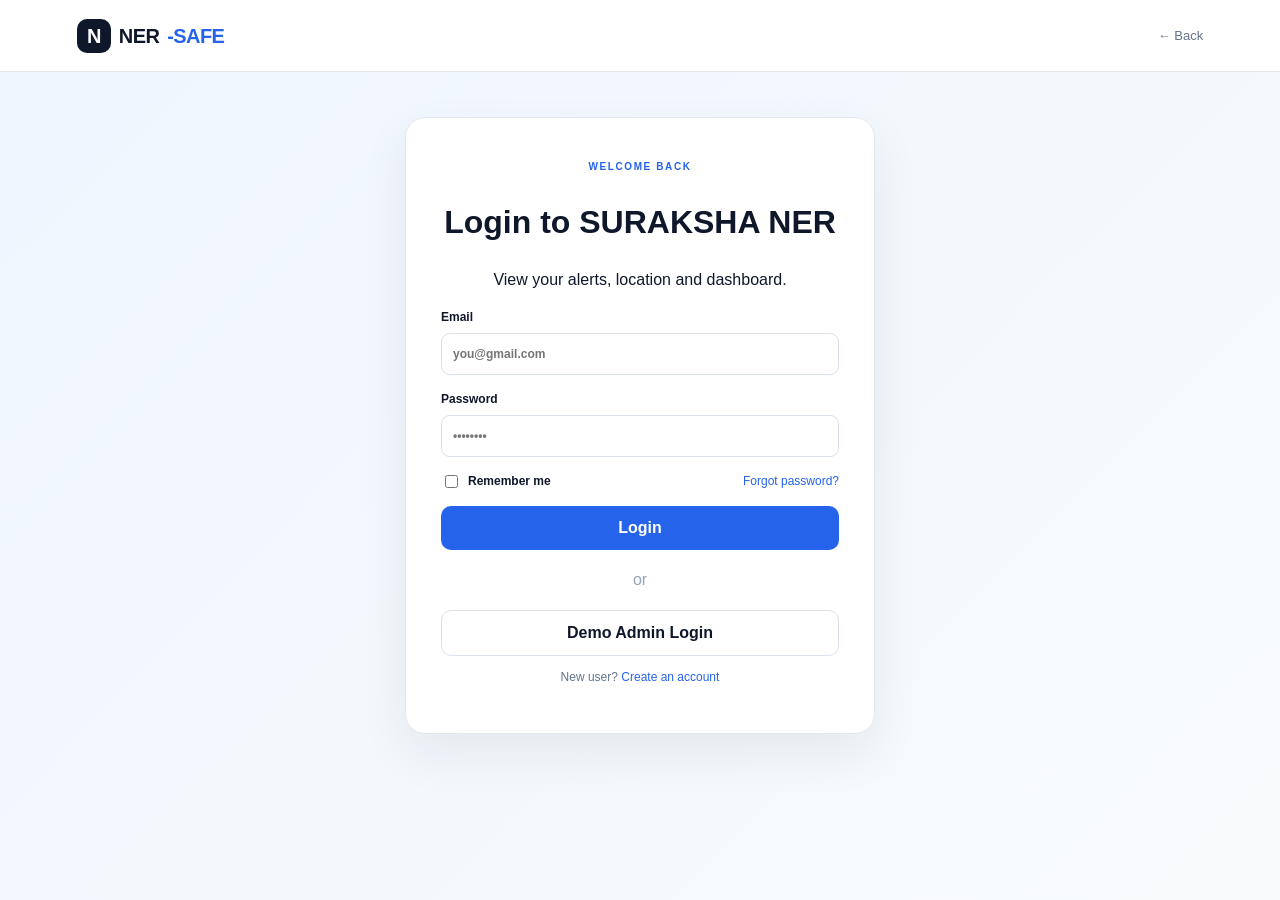
<file: frontend/login.html>
<!DOCTYPE html><html lang="en"><head><meta charset="UTF-8"><meta name="viewport" content="width=device-width,initial-scale=1"><title>Login | SURAKSHA NER</title><link rel="stylesheet" href="css/style.css"></head>
<body class="auth"><header class="topbar"><a class="brand" href="index.html"><span class="brand-mark">N</span>NER<span class="accent">-SAFE</span></a><a class="back" href="index.html">← Back</a></header>
<main class="auth-wrap"><div class="auth-card"><div class="center"><span class="eyebrow">WELCOME BACK</span><h1>Login to SURAKSHA NER</h1><p>View your alerts, location and dashboard.</p></div>
<form onsubmit="loginDemo(event)"><label>Email<input name="email" required type="email" placeholder="you@gmail.com"></label><label>Password<input name="password" required type="password" placeholder="••••••••"></label><div class="between"><label class="check"><input type="checkbox"> Remember me</label><a class="link" href="#">Forgot password?</a></div><button class="btn btn-primary full">Login</button></form>
<div class="divider">or</div><a class="btn btn-outline full center-btn" href="admin-dashboard.html" onclick="return demoAdminLogin(event)">Demo Admin Login</a><p class="center small">New user? <a class="link" href="register.html">Create an account</a></p></div></main><script src="js/script.js"></script></body></html>
</file>
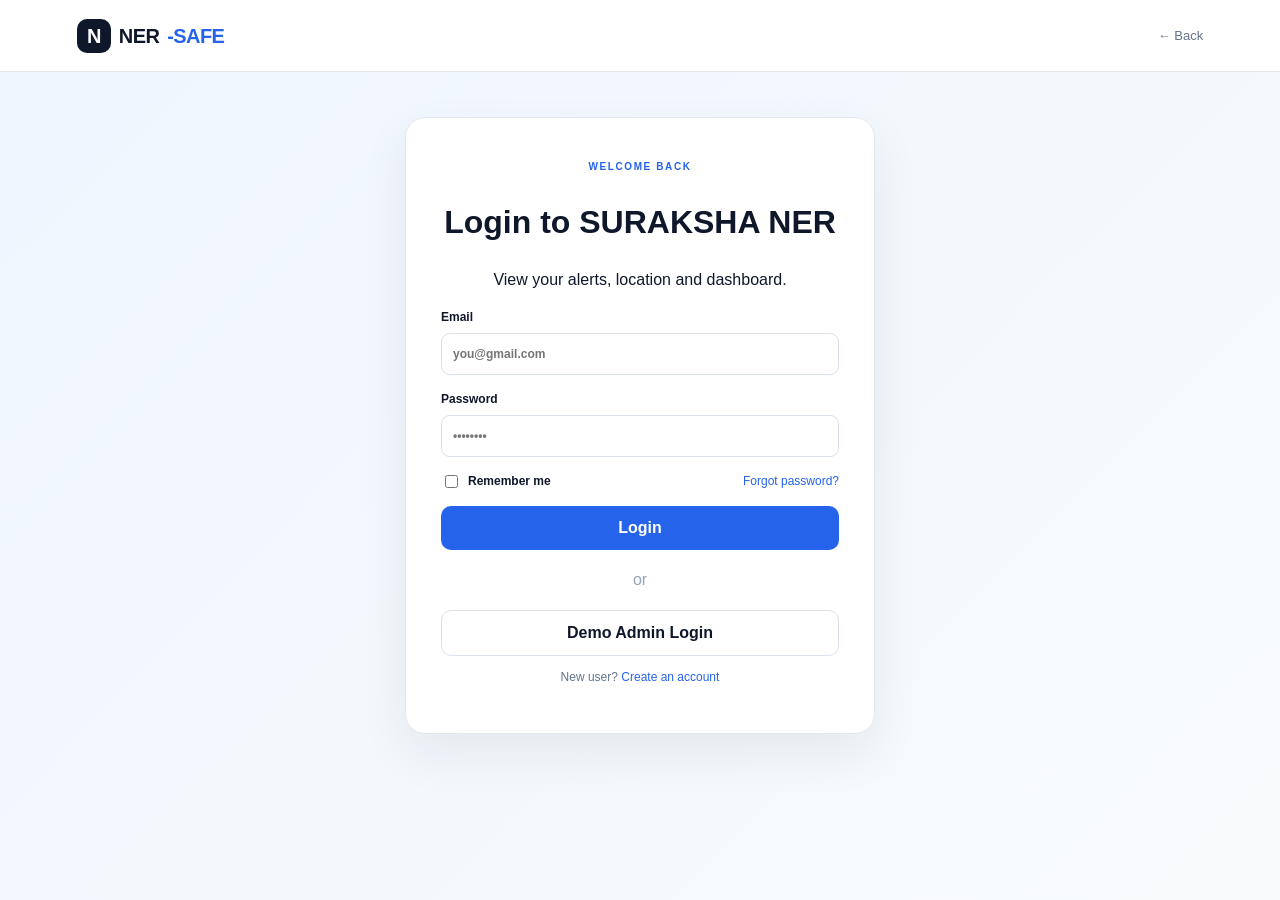
<file: frontend/profile.html>
<!DOCTYPE html><html lang="en"><head><meta charset="UTF-8"><meta name="viewport" content="width=device-width,initial-scale=1"><title>Profile | SURAKSHA NER</title><link rel="stylesheet" href="css/style.css"></head>
<body><header class="topbar appbar"><a class="brand" href="dashboard.html"><span class="brand-mark">N</span>NER<span class="accent">-SAFE</span></a><nav><a href="dashboard.html">Dashboard</a><a href="map.html">Risk Map</a><a href="alerts.html">Alerts</a><a href="safety.html">Safety</a></nav><div class="nav-actions"><a class="round" href="settings.html">⚙</a><a class="avatar" href="profile.html">JK</a></div></header>
<main class="main narrow"><div class="page-head"><div><span class="eyebrow">YOUR PROFILE</span><h1>Profile & location</h1><p>Manage information used by your alert profile.</p></div></div><div class="profile-grid"><section class="card"><div class="avatar-lg">JK</div><h2>Jyoti Kumar</h2><p class="muted">Registered user</p><hr><label>Full name<input name="profile_name" value=""></label><label>Phone number<input name="profile_phone" value=""></label><label>Email<input name="profile_email" value="" readonly></label><label>Preferred area<input name="profile_area" value=""></label><button class="btn btn-primary" onclick="saveDemo()">Save changes</button></section><section class="card"><div class="card-head"><h2>📍 Location</h2><span class="ok">● Enabled</span></div><div class="location-box"><small>Current location</small><strong>Assam, India</strong><p>Last updated just now</p></div><button class="btn btn-outline full" onclick="simulateLocation()">Refresh current location</button><div class="note">Future integration: geolocation → database → continuously updated location → personalized alerts.</div></section></div></main><script src="js/script.js"></script></body></html>
</file>
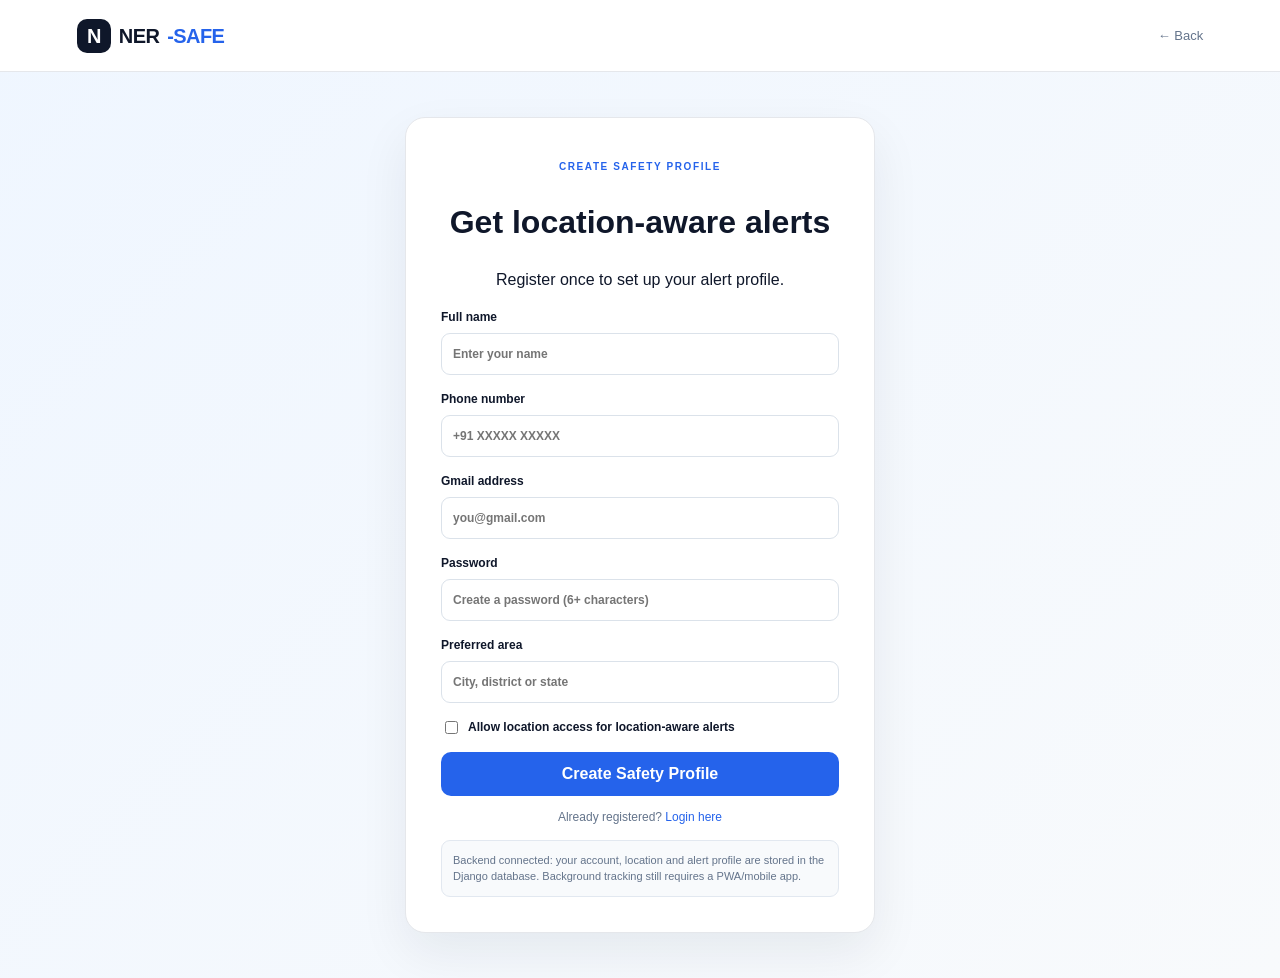
<file: frontend/register.html>
<!DOCTYPE html><html lang="en"><head><meta charset="UTF-8"><meta name="viewport" content="width=device-width,initial-scale=1"><title>Register | SURAKSHA NER</title><link rel="stylesheet" href="css/style.css"></head>
<body class="auth"><header class="topbar"><a class="brand" href="index.html"><span class="brand-mark">N</span>NER<span class="accent">-SAFE</span></a><a class="back" href="index.html">← Back</a></header>
<main class="auth-wrap"><div class="auth-card"><div class="center"><span class="eyebrow">CREATE SAFETY PROFILE</span><h1>Get location-aware alerts</h1><p>Register once to set up your alert profile.</p></div>
<form onsubmit="registerDemo(event)"><label>Full name<input name="name" required placeholder="Enter your name"></label><label>Phone number<input name="phone" required type="tel" placeholder="+91 XXXXX XXXXX"></label><label>Gmail address<input name="email" required type="email" placeholder="you@gmail.com"></label><label>Password<input name="password" required type="password" minlength="6" placeholder="Create a password (6+ characters)"></label><label>Preferred area<input name="preferred_area" required placeholder="City, district or state"></label><label class="check"><input required type="checkbox"> Allow location access for location-aware alerts</label><button class="btn btn-primary full">Create Safety Profile</button></form>
<p class="center small">Already registered? <a class="link" href="login.html">Login here</a></p><div class="note">Backend connected: your account, location and alert profile are stored in the Django database. Background tracking still requires a PWA/mobile app.</div></div></main><script src="js/script.js"></script></body></html>
</file>
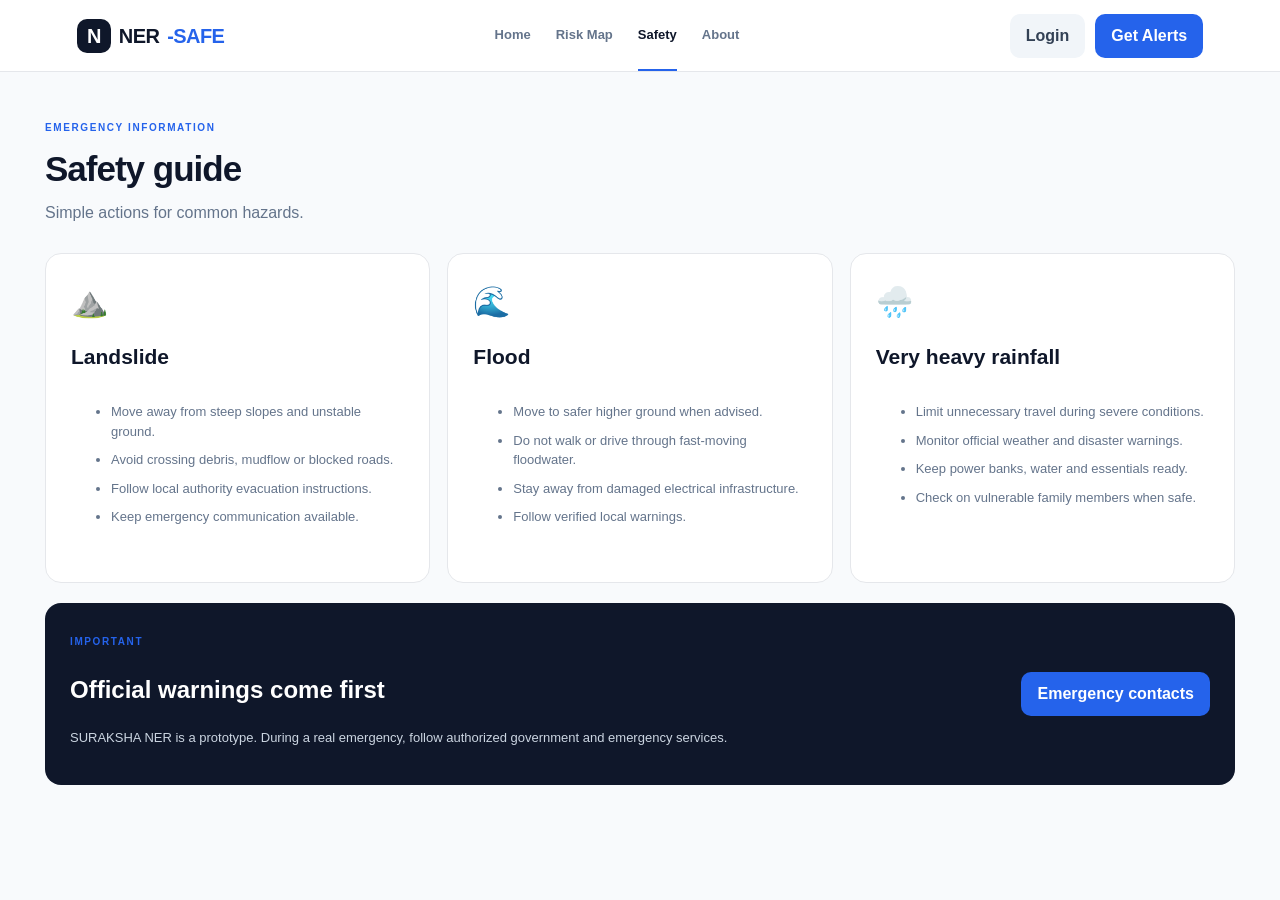
<file: frontend/safety.html>
<!DOCTYPE html><html lang="en"><head><meta charset="UTF-8"><meta name="viewport" content="width=device-width,initial-scale=1"><title>Safety Guide | SURAKSHA NER</title><link rel="stylesheet" href="css/style.css"></head>
<body><header class="topbar"><a class="brand" href="index.html"><span class="brand-mark">N</span>NER<span class="accent">-SAFE</span></a><nav><a href="index.html">Home</a><a href="map.html">Risk Map</a><a class="active" href="safety.html">Safety</a><a href="index.html#about">About</a></nav><div class="nav-actions"><a class="btn btn-light" href="login.html">Login</a><a class="btn btn-primary" href="register.html">Get Alerts</a></div></header>
<main class="main"><div class="page-head"><div><span class="eyebrow">EMERGENCY INFORMATION</span><h1>Safety guide</h1><p>Simple actions for common hazards.</p></div></div><div class="safety-grid">
<article class="safety-card">⛰️<h2>Landslide</h2><ul><li>Move away from steep slopes and unstable ground.</li><li>Avoid crossing debris, mudflow or blocked roads.</li><li>Follow local authority evacuation instructions.</li><li>Keep emergency communication available.</li></ul></article>
<article class="safety-card">🌊<h2>Flood</h2><ul><li>Move to safer higher ground when advised.</li><li>Do not walk or drive through fast-moving floodwater.</li><li>Stay away from damaged electrical infrastructure.</li><li>Follow verified local warnings.</li></ul></article>
<article class="safety-card">🌧️<h2>Very heavy rainfall</h2><ul><li>Limit unnecessary travel during severe conditions.</li><li>Monitor official weather and disaster warnings.</li><li>Keep power banks, water and essentials ready.</li><li>Check on vulnerable family members when safe.</li></ul></article></div>
<div class="emergency"><div><span class="eyebrow">IMPORTANT</span><h2>Official warnings come first</h2><p>SURAKSHA NER is a prototype. During a real emergency, follow authorized government and emergency services.</p></div><button class="btn btn-primary" onclick="alert('Connect official emergency numbers here in the backend stage.')">Emergency contacts</button></div></main><script src="js/script.js"></script></body></html>
</file>
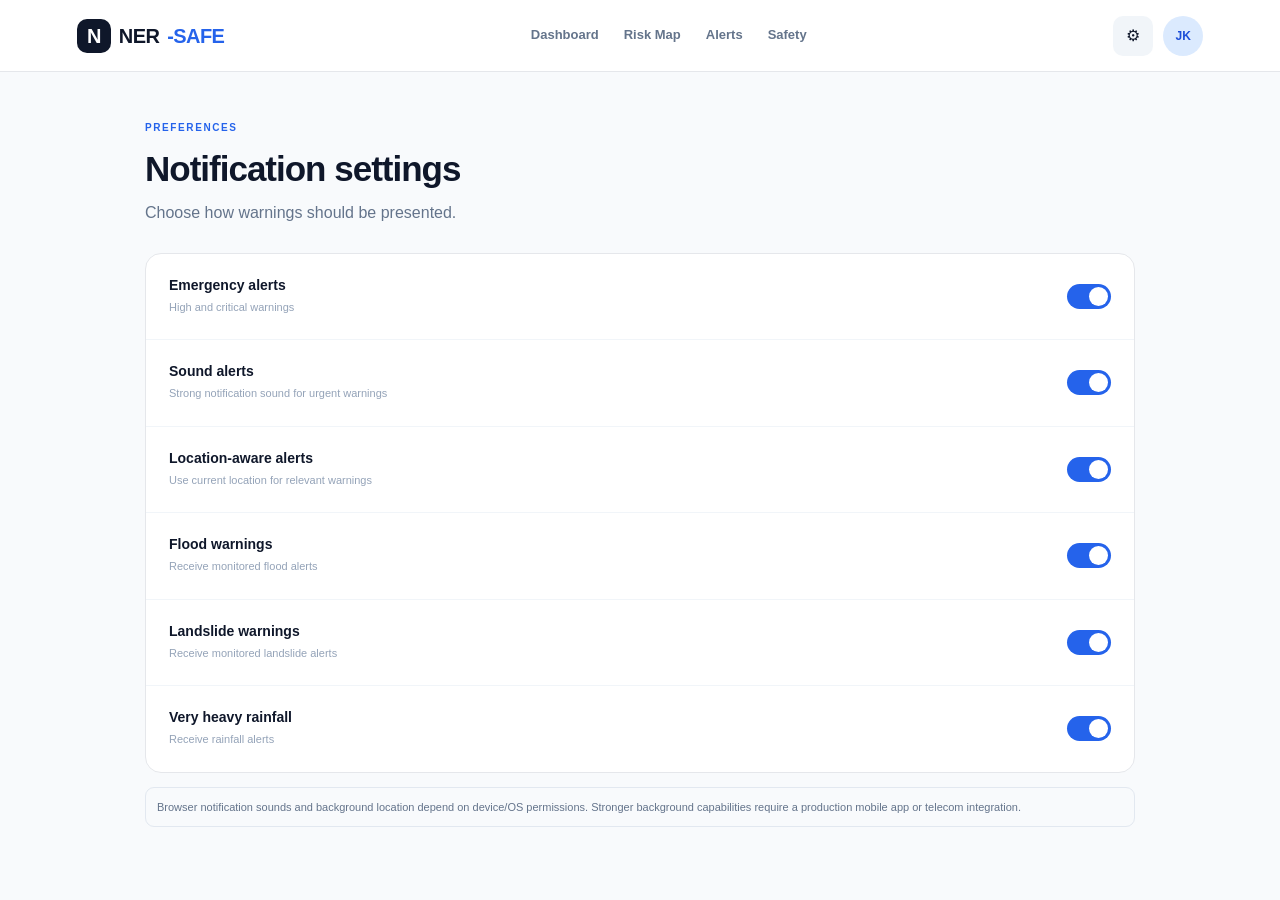
<file: frontend/settings.html>
<!DOCTYPE html><html lang="en"><head><meta charset="UTF-8"><meta name="viewport" content="width=device-width,initial-scale=1"><title>Settings | SURAKSHA NER</title><link rel="stylesheet" href="css/style.css"></head>
<body><header class="topbar appbar"><a class="brand" href="dashboard.html"><span class="brand-mark">N</span>NER<span class="accent">-SAFE</span></a><nav><a href="dashboard.html">Dashboard</a><a href="map.html">Risk Map</a><a href="alerts.html">Alerts</a><a href="safety.html">Safety</a></nav><div class="nav-actions"><a class="round active-round" href="settings.html">⚙</a><a class="avatar" href="profile.html">JK</a></div></header>
<main class="main narrow"><div class="page-head"><div><span class="eyebrow">PREFERENCES</span><h1>Notification settings</h1><p>Choose how warnings should be presented.</p></div></div><section class="card settings">
<div class="setting"><div><h3>Emergency alerts</h3><p>High and critical warnings</p></div><label class="switch"><input type="checkbox" checked><span></span></label></div>
<div class="setting"><div><h3>Sound alerts</h3><p>Strong notification sound for urgent warnings</p></div><label class="switch"><input type="checkbox" checked><span></span></label></div>
<div class="setting"><div><h3>Location-aware alerts</h3><p>Use current location for relevant warnings</p></div><label class="switch"><input type="checkbox" checked><span></span></label></div>
<div class="setting"><div><h3>Flood warnings</h3><p>Receive monitored flood alerts</p></div><label class="switch"><input type="checkbox" checked><span></span></label></div>
<div class="setting"><div><h3>Landslide warnings</h3><p>Receive monitored landslide alerts</p></div><label class="switch"><input type="checkbox" checked><span></span></label></div>
<div class="setting"><div><h3>Very heavy rainfall</h3><p>Receive rainfall alerts</p></div><label class="switch"><input type="checkbox" checked><span></span></label></div>
</section><div class="note">Browser notification sounds and background location depend on device/OS permissions. Stronger background capabilities require a production mobile app or telecom integration.</div></main><script src="js/script.js"></script></body></html>
</file>
<file: frontend/css/style.css>
*{box-sizing:border-box}body{margin:0;background:#f8fafc;color:#0f172a;font-family:Inter,Segoe UI,Arial,sans-serif;line-height:1.5}a{text-decoration:none;color:inherit}button,input,select{font:inherit}.topbar{height:72px;padding:0 6%;display:flex;align-items:center;justify-content:space-between;background:#fff;border-bottom:1px solid #e5e7eb;position:sticky;top:0;z-index:20}.brand{display:flex;align-items:center;gap:8px;font-weight:850;font-size:20px;letter-spacing:-.6px}.brand-mark{width:34px;height:34px;border-radius:10px;background:#0f172a;color:#fff;display:grid;place-items:center}.accent,.link{color:#2563eb}.topbar nav{height:100%;display:flex;align-items:center;gap:25px}.topbar nav a{height:100%;display:flex;align-items:center;color:#64748b;font-size:13px;font-weight:700;border-bottom:2px solid transparent}.topbar nav a:hover,.topbar nav a.active{color:#0f172a;border-bottom-color:#2563eb}.nav-actions{display:flex;align-items:center;gap:10px}.btn{display:inline-flex;align-items:center;justify-content:center;border:0;border-radius:10px;padding:10px 16px;font-weight:750;cursor:pointer;transition:.18s}.btn:hover{transform:translateY(-1px)}.btn-primary{background:#2563eb;color:#fff}.btn-light{background:#f1f5f9;color:#334155}.btn-outline{background:#fff;border:1px solid #dbe2ea}.btn-lg{padding:13px 19px}.full{width:100%}.round,.avatar{width:40px;height:40px;border-radius:10px;background:#f1f5f9;display:grid;place-items:center}.avatar{border-radius:50%;background:#dbeafe;color:#1d4ed8;font-size:12px;font-weight:900}.eyebrow{font-size:10px;letter-spacing:1.6px;font-weight:900;color:#2563eb}.hero{max-width:1180px;margin:auto;padding:82px 30px;display:grid;grid-template-columns:1.05fr .95fr;gap:70px;align-items:center}.hero h1{font-size:58px;line-height:1.04;letter-spacing:-3px;margin:15px 0}.hero h1 span{color:#2563eb}.hero p{font-size:18px;color:#64748b;max-width:600px}.hero-actions{display:flex;gap:12px;margin:28px 0}.hero-stats{display:flex;gap:38px}.hero-stats div{display:grid}.hero-stats strong{font-size:25px}.hero-stats span{font-size:11px;color:#64748b}.hero-panel{background:#0f172a;color:#fff;border-radius:24px;padding:24px;box-shadow:0 25px 60px #0f172a22}.panel-head{display:flex;justify-content:space-between;font-size:10px;letter-spacing:1.3px;color:#94a3b8;font-weight:800}.live,.ok{color:#15803d;font-weight:800}.live{color:#22c55e}.risk-score{display:flex;align-items:center;gap:18px;padding:28px 0}.score-ring{width:105px;height:105px;border-radius:50%;border:10px solid #ef4444;display:grid;place-items:center;align-content:center;flex-shrink:0}.score-ring strong{font-size:29px}.score-ring small{color:#94a3b8}.risk-pill{display:inline-block;font-size:10px;font-weight:900;padding:5px 8px;border-radius:6px}.risk-pill.low{background:#dcfce7;color:#15803d}.risk-pill.moderate{background:#fef3c7;color:#b45309}.risk-pill.high{background:#fee2e2;color:#b91c1c}.risk-pill.critical{background:#ede9fe;color:#6d28d9}.hero-panel h3{margin:8px 0 2px}.hero-panel p{font-size:12px;color:#94a3b8;margin:0}.mini-map,.big-map{position:relative;overflow:hidden;background:#dbe8dc;min-height:245px}.map-grid{position:absolute;inset:0;background-image:linear-gradient(#fff8 1px,transparent 1px),linear-gradient(90deg,#fff8 1px,transparent 1px);background-size:28px 28px;transform:skewY(-8deg) scale(1.15)}.map-pin,.pulse{position:absolute;width:18px;height:18px;border-radius:50%;background:#ef4444;border:4px solid #fff;box-shadow:0 0 0 7px #ef444433}.p1,.q1{left:28%;top:30%}.p2,.q2{left:62%;top:52%;background:#f59e0b;box-shadow:0 0 0 7px #f59e0b33}.p3,.q3{left:73%;top:25%;background:#7c3aed;box-shadow:0 0 0 7px #7c3aed33}.map-label,.region{position:absolute;background:#fff;padding:4px 7px;border-radius:5px;font-size:9px;font-weight:900;box-shadow:0 2px 8px #0002}.l1{left:22%;top:43%}.l2{left:55%;top:64%}.l3{left:68%;top:35%}.legend{display:flex;justify-content:space-between;margin-top:14px;font-size:10px;color:#cbd5e1}.dot{display:inline-block;width:8px;height:8px;border-radius:50%;margin-right:5px}.green{background:#22c55e}.orange{background:#f59e0b}.red{background:#ef4444}.purple{background:#7c3aed}.section{padding:75px 6%;max-width:1250px;margin:auto}.light{max-width:none;background:#f1f5f9}.section-title{text-align:center;max-width:650px;margin:0 auto 35px}.section-title.left{text-align:left;margin:35px 0 15px}.section-title h2{font-size:35px;margin:7px 0}.section-title p{color:#64748b}.feature-grid,.benefit-grid,.grid2,.profile-grid,.grid-detail,.safety-grid{display:grid;gap:17px}.feature-grid{grid-template-columns:repeat(3,1fr)}.feature-card,.benefit,.card,.safety-card{background:#fff;border:1px solid #e5e7eb;border-radius:16px}.feature-card{padding:28px}.feature-icon{display:grid;width:38px;height:38px;place-items:center;border-radius:10px;background:#dbeafe;color:#2563eb}.feature-card p,.benefit p,.card p{color:#64748b;font-size:13px}.benefit-grid{max-width:1050px;margin:auto;grid-template-columns:1fr 1fr}.benefit{padding:22px;display:flex;gap:14px;font-size:24px}.benefit h3{font-size:16px;margin:0}.benefit p{margin:3px 0}.auth{min-height:100vh;background:linear-gradient(135deg,#eff6ff,#f8fafc)}.auth-wrap{display:grid;place-items:center;padding:45px 20px}.auth-card{background:#fff;width:min(470px,100%);padding:35px;border:1px solid #e5e7eb;border-radius:20px;box-shadow:0 20px 50px #0f172a12}.center{text-align:center}.auth-card form{display:grid;gap:15px}.auth-card label,.profile-grid label,.sidebar label{font-size:12px;font-weight:700;display:grid;gap:7px}.auth-card input,.profile-grid input,.sidebar select,.search input{border:1px solid #dbe2ea;border-radius:9px;padding:11px;outline:0;background:#fff}.check{display:flex!important;align-items:center;gap:8px}.check input{width:auto}.between{display:flex;justify-content:space-between;align-items:center;font-size:12px}.small{font-size:12px;color:#64748b}.divider{text-align:center;color:#94a3b8;margin:18px 0}.center-btn{display:flex}.back{color:#64748b;font-size:13px}.note{background:#f8fafc;border:1px solid #e2e8f0;padding:11px;border-radius:9px;color:#64748b;font-size:11px;margin-top:14px}.main{max-width:1250px;margin:auto;padding:42px 30px 70px}.narrow{max-width:1050px}.page-head{display:flex;justify-content:space-between;align-items:end;gap:20px;margin-bottom:28px}.page-head h1{font-size:35px;letter-spacing:-1px;margin:5px 0}.page-head p{margin:0;color:#64748b}.banner{display:flex;align-items:center;gap:14px;padding:17px 20px;background:#fff1f2;border:1px solid #fecdd3;border-radius:14px;margin-bottom:18px}.banner>b{width:36px;height:36px;border-radius:50%;display:grid;place-items:center;background:#dc2626;color:#fff}.banner p{margin:2px 0;color:#64748b;font-size:12px}.banner>a{margin-left:auto;color:#b91c1c;font-weight:800;font-size:12px}.grid2{grid-template-columns:1fr 1fr}.card{padding:23px}.card-head{display:flex;justify-content:space-between;align-items:center}.location{display:flex;gap:14px;align-items:center;margin:23px 0}.location>span{width:50px;height:50px;border-radius:13px;background:#dbeafe;color:#2563eb;display:grid;place-items:center;font-size:25px}.location h2{font-size:20px;margin:0}.location p{font-size:11px;margin:2px 0}.location em{color:#15803d;font-style:normal;font-weight:800}.big-score{font-size:48px;font-weight:900;margin:17px 0 5px}.big-score small{font-size:14px;color:#94a3b8}.meter{height:7px;border-radius:99px;background:#e2e8f0;overflow:hidden}.meter i{height:100%;display:block;background:#ef4444;border-radius:99px}.rows{display:grid;gap:8px;margin-top:13px;font-size:12px;color:#64748b}.rows span{display:flex;justify-content:space-between}.rows b{color:#334155}.alert-row{display:flex;gap:10px;align-items:center;padding:14px 0;border-bottom:1px solid #f1f5f9;font-size:13px}.alert-row small{display:block;color:#94a3b8;font-size:10px}.checks{list-style:none;padding:0;display:grid;gap:9px;color:#475569;font-size:12px}.hazards{display:grid;grid-template-columns:repeat(3,1fr);gap:15px}.hazard{background:#fff;border:1px solid #e5e7eb;padding:20px;border-radius:15px;display:flex;gap:15px;font-size:28px}.hazard b{display:block;font-size:13px}.hazard strong{display:block;font-size:11px;color:#b91c1c}.hazard small{font-size:10px;color:#94a3b8}.map-page{padding:35px 4% 60px}.filters{display:flex;gap:7px;flex-wrap:wrap}.filter,.tabs button{border:1px solid #dbe2ea;background:#fff;padding:8px 12px;border-radius:8px;font-size:11px;font-weight:800;color:#64748b}.filter.active,.tabs button.active{background:#dbeafe;color:#1d4ed8}.map-layout{display:grid;grid-template-columns:300px 1fr;min-height:590px;background:#fff;border:1px solid #e5e7eb;border-radius:18px;overflow:hidden}.sidebar{padding:23px;border-right:1px solid #e5e7eb}.search{display:flex;align-items:center;gap:6px;background:#f8fafc;border:1px solid #e2e8f0;border-radius:9px;padding:2px 9px}.search input{border:0;background:transparent;width:100%}.legend-list p{display:flex;justify-content:space-between;font-size:12px}.zone{background:#f8fafc;border-radius:12px;padding:16px}.zone h2{margin:8px 0}.zone p,.zone small{font-size:12px;color:#64748b;display:block}.big-map{min-height:590px;border-radius:0}.region{background:#ffffffaa;padding:12px 17px;border-radius:25px;letter-spacing:1px}.r1{left:35%;top:42%}.r2{left:47%;top:60%}.r3{left:23%;top:25%}.r4{left:62%;top:25%}.q1{left:43%;top:48%}.q2{left:55%;top:60%}.q3{left:27%;top:29%}.you{position:absolute;left:43%;top:52%;background:#0f172a;color:#fff;border-radius:7px;padding:6px 9px;font-size:10px}.zoom{position:absolute;right:18px;top:18px;display:grid}.zoom button{width:35px;height:35px;border:1px solid #ddd;background:#fff}.map-note{position:absolute;left:15px;bottom:15px;background:#fff;padding:7px 10px;border-radius:7px;color:#64748b}.tabs{display:flex;gap:7px;margin-bottom:17px;flex-wrap:wrap}.alert-cards{display:grid;gap:12px}.alert-card{display:grid;grid-template-columns:42px 1fr 20px;gap:15px;align-items:center;background:#fff;border:1px solid #e5e7eb;border-left:5px solid #dc2626;padding:19px;border-radius:12px}.alert-card.moderate{border-left-color:#f59e0b}.alert-card.low{border-left-color:#22c55e}.alert-card>strong{width:42px;height:42px;border-radius:11px;background:#fee2e2;color:#b91c1c;display:grid;place-items:center}.alert-card h2{font-size:17px;margin:7px 0 3px}.alert-card p,.alert-card small{color:#64748b;font-size:12px}.detail-head{background:#fff;border:1px solid #e5e7eb;border-radius:16px;padding:28px;margin:15px 0 18px}.detail-head h1{font-size:32px;margin:10px 0 4px}.detail-head p{color:#64748b}.grid-detail{grid-template-columns:1.2fr .8fr}.factor{margin-top:20px}.factor>span{display:flex;justify-content:space-between;font-size:12px}.actions{padding-left:20px;color:#475569;font-size:13px}.actions li{margin:13px 0}.profile-grid{grid-template-columns:1fr 1fr}.avatar-lg{width:72px;height:72px;border-radius:20px;background:#dbeafe;color:#1d4ed8;display:grid;place-items:center;font-size:22px;font-weight:900}.muted{color:#94a3b8}.profile-grid hr{border:0;border-top:1px solid #e5e7eb;margin:20px 0}.profile-grid label{margin:13px 0}.location-box{background:#f8fafc;padding:18px;border-radius:12px;margin:20px 0}.location-box small,.location-box p{display:block;color:#94a3b8;font-size:11px}.location-box strong{font-size:20px}.settings{padding:0}.setting{padding:21px 23px;border-bottom:1px solid #f1f5f9;display:flex;justify-content:space-between;align-items:center}.setting:last-child{border:0}.setting h3{margin:0;font-size:14px}.setting p{margin:3px 0;color:#94a3b8;font-size:11px}.switch input{display:none}.switch span{display:block;width:44px;height:25px;border-radius:99px;background:#cbd5e1;position:relative}.switch span:after{content:'';position:absolute;width:19px;height:19px;top:3px;left:3px;background:#fff;border-radius:50%;transition:.2s}.switch input:checked+span{background:#2563eb}.switch input:checked+span:after{left:22px}.safety-grid{grid-template-columns:repeat(3,1fr)}.safety-card{padding:25px;font-size:30px}.safety-card h2{font-size:21px}.safety-card li{font-size:13px;color:#64748b;margin:9px 0}.emergency{margin-top:20px;background:#0f172a;color:#fff;border-radius:16px;padding:25px;display:flex;justify-content:space-between;align-items:center;gap:20px}.emergency p{color:#cbd5e1;font-size:13px}.about{max-width:1100px;margin:auto;padding:70px 30px}.about>section{text-align:center;max-width:800px;margin:auto}.about h1{font-size:46px;line-height:1.1;letter-spacing:-2px}.about>section p{color:#64748b}.about-grid{display:grid;grid-template-columns:1fr 1fr;gap:17px;margin-top:45px}.pipeline{margin-top:22px;background:#0f172a;color:#fff;border-radius:14px;padding:20px;display:flex;justify-content:center;gap:13px;flex-wrap:wrap}.pipeline span{background:#1e293b;padding:8px 12px;border-radius:7px;font-size:12px}.admin em{font-style:normal;font-size:9px;background:#eef2ff;color:#4338ca;padding:4px 6px;border-radius:5px}.stats{display:grid;grid-template-columns:repeat(4,1fr);gap:15px;margin-bottom:18px}.stats>div{background:#fff;border:1px solid #e5e7eb;border-radius:14px;padding:20px}.stats span,.stats small{display:block;color:#64748b;font-size:11px}.stats strong{display:block;font-size:30px;margin:6px 0}.bars{margin-top:20px}.bars p{display:grid;grid-template-columns:70px 1fr 30px;align-items:center;gap:10px;font-size:11px}.bars i{height:8px;background:#2563eb;border-radius:99px}.admin-row{display:flex;align-items:center;gap:10px;padding:13px 0;border-bottom:1px solid #f1f5f9;font-size:13px}.admin-row span{flex:1}.admin-row small,.table-wrap small{display:block;color:#94a3b8;font-size:10px}.admin-row em{font-size:9px;font-style:normal;font-weight:900}.table-wrap{overflow:auto;padding:0}table{width:100%;border-collapse:collapse;font-size:12px}th,td{text-align:left;padding:16px;border-bottom:1px solid #f1f5f9;white-space:nowrap}th{font-size:10px;text-transform:uppercase;color:#64748b;background:#f8fafc}.small-btn{border:1px solid #dbe2ea;background:#fff;border-radius:7px;padding:6px 9px;font-size:10px;font-weight:800}.pending{color:#b45309;font-weight:800}footer{text-align:center;padding:25px;color:#94a3b8;font-size:11px;border-top:1px solid #e5e7eb}.toast{position:fixed;right:22px;bottom:22px;background:#0f172a;color:#fff;padding:12px 17px;border-radius:10px;font-size:12px;box-shadow:0 12px 35px #0003;transform:translateY(20px);opacity:0;transition:.25s;z-index:100}.toast.show{transform:translateY(0);opacity:1}
@media(max-width:900px){.topbar{padding:0 20px}.topbar nav{display:none}.hero{grid-template-columns:1fr;padding-top:50px}.hero h1{font-size:45px}.feature-grid,.safety-grid,.hazards,.stats{grid-template-columns:1fr 1fr}.grid2,.profile-grid,.grid-detail,.about-grid{grid-template-columns:1fr}.map-layout{grid-template-columns:1fr}.sidebar{border-right:0;border-bottom:1px solid #e5e7eb}.big-map{min-height:500px}.page-head{align-items:flex-start;flex-direction:column}.nav-actions .btn{display:none}}
@media(max-width:560px){.hero{padding:45px 20px}.hero-actions{flex-direction:column}.hero-stats{gap:20px}.section,.main{padding-left:18px;padding-right:18px}.feature-grid,.benefit-grid,.safety-grid,.hazards,.stats{grid-template-columns:1fr}.hero-panel{padding:18px}.page-head h1{font-size:29px}.topbar{height:64px}.brand{font-size:17px}.appbar .nav-actions{gap:6px}.map-page{padding:25px 15px}.detail-head h1{font-size:25px}.emergency{align-items:flex-start;flex-direction:column}}

/* SURAKSHA NER visual refresh */
html{scroll-behavior:smooth}.homebar{backdrop-filter:blur(16px);background:#ffffffed}.brand b{color:#2563eb}.hero-new{max-width:1280px;min-height:650px;padding-top:65px}.live-tag{display:inline-flex;align-items:center;gap:8px;background:#ecfdf5;color:#047857;border:1px solid #bbf7d0;border-radius:99px;padding:7px 11px;font-size:9px;font-weight:900;letter-spacing:1px}.live-tag i{width:7px;height:7px;background:#10b981;border-radius:50%}.hero-trust{display:flex;gap:18px;flex-wrap:wrap;margin-top:23px;color:#475569;font-size:11px;font-weight:800}.btn-glass{background:#fff;border:1px solid #cbd5e1}.hero-map-card{background:linear-gradient(145deg,#071426,#102a47);border:1px solid #294766;border-radius:28px;padding:22px;color:#fff;box-shadow:0 35px 80px #0f172a35}.map-card-top{display:flex;justify-content:space-between;color:#8da5bd;font-size:9px;font-weight:900;letter-spacing:1.4px}.map-card-top b{color:#4ade80}.mini-ner{height:390px;margin:10px -5px}.ner-map{position:relative;overflow:hidden;background:radial-gradient(circle at 52% 45%,#1c496a,#0b243b 62%,#061525);border-radius:18px}.ner-map svg{width:100%;height:100%;display:block}.state{stroke:#dbeafe;stroke-width:2;stroke-linejoin:round}.state.low{fill:#15803d}.state.moderate{fill:#d97706}.state.high{fill:#dc2626}.state.critical{fill:#7c3aed}.state+text{font-size:12px;font-weight:900;fill:#fff;text-anchor:middle}.mini-ner .state+text{font-size:7px}.danger-pulse{fill:#fff;stroke:#ef4444;stroke-width:4}.map-risk-row{display:flex;justify-content:space-between;border-top:1px solid #ffffff12;padding:9px 0;font-size:10px;color:#cbd5e1}.map-risk-row strong{color:#fff}.map-link{display:block;text-align:center;color:#60a5fa;font-size:11px;font-weight:800;padding-top:8px}.risk-dot{display:inline-block;width:8px;height:8px;border-radius:50%;margin-right:6px}.quick-actions{max-width:1160px;margin:-25px auto 20px;position:relative;z-index:4;display:grid;grid-template-columns:repeat(4,1fr);gap:12px;padding:0 20px}.quick{background:#fff;border:1px solid #e2e8f0;border-radius:15px;padding:17px;display:flex;align-items:center;gap:12px;box-shadow:0 15px 40px #0f172a10;transition:.2s}.quick:hover{transform:translateY(-4px)}.quick>span{display:grid}.quick b{font-size:12px}.quick small{font-size:10px;color:#94a3b8}.quick.danger{border-bottom:3px solid #ef4444}.quick.route{border-bottom:3px solid #2563eb}.quick.location{border-bottom:3px solid #16a34a}.quick.map{border-bottom:3px solid #7c3aed}.full-map-card{background:#071426;border-radius:24px;padding:17px;box-shadow:0 25px 65px #0f172a18}.map-toolbar{color:#fff;display:flex;justify-content:space-between;gap:15px;align-items:center;padding:5px 8px 16px}.map-toolbar b{display:block}.map-toolbar small{color:#7891a8;font-size:10px}.map-controls{display:flex;gap:6px;flex-wrap:wrap}.map-filter{background:#102a47;color:#a9bfd3;border:1px solid #244763;border-radius:8px;padding:7px 10px;font-size:9px;font-weight:800}.map-filter.active{background:#2563eb;color:#fff}.full-ner{height:610px;border:1px solid #244763}.full-ner .state+text{font-size:14px}.full-ner .map-watermark{position:absolute;right:18px;bottom:14px;color:#ffffff14;font-size:28px;font-weight:900;letter-spacing:3px}.danger-zone{fill:#fff;stroke:#ff3b30;stroke-width:4}.map-callout rect{fill:#071426ee;stroke:#ef4444}.map-callout text{fill:#fff;font-size:11px;font-weight:800}.map-callout text+text{fill:#9fb5c8;font-size:9px;font-weight:500}.map-legend{position:absolute;left:15px;bottom:15px;background:#071426e8;border:1px solid #ffffff18;color:#dbeafe;border-radius:10px;padding:9px 12px;display:flex;gap:15px;font-size:10px}.safe-route{max-width:none;background:linear-gradient(120deg,#0f172a,#16395b);color:#fff}.safe-route-inner{max-width:1120px;margin:auto;display:flex;justify-content:space-between;align-items:center;gap:30px}.safe-route p{color:#b8c7d8;max-width:650px}.safe-route small{display:block;max-width:1120px;margin:18px auto 0;color:#7f95aa;font-size:9px}.route-buttons{display:flex;gap:8px}.btn-white{background:#fff;color:#0f172a}.emergency-section{background:#f1f5f9;max-width:none}.contact-grid{max-width:1120px;margin:auto;display:grid;grid-template-columns:repeat(3,1fr);gap:14px}.contact-card{background:#fff;border:1px solid #e2e8f0;border-radius:16px;padding:20px;display:flex;gap:14px;min-height:180px}.contact-card.primary-contact{border:2px solid #fecaca;background:#fffafa}.contact-icon{width:43px;height:43px;border-radius:12px;background:#eff6ff;display:grid;place-items:center;flex-shrink:0;font-size:20px}.contact-label{font-size:8px;letter-spacing:1px;color:#64748b;font-weight:900}.contact-card h3{font-size:19px;margin:5px 0}.contact-card p{font-size:11px!important;margin:4px 0 13px}.call-btn{display:inline-block;background:#0f172a;color:#fff;border-radius:7px;padding:7px 10px;font-size:9px;font-weight:800}.primary-contact .call-btn{background:#dc2626}.source-note{max-width:1120px;margin:16px auto 0;color:#64748b;font-size:9px}.about-refresh{position:relative;overflow:hidden;background:#050e1a;color:#fff;padding:90px 6%}.about-content{max-width:1120px;margin:auto}.about-content h2{font-size:46px;line-height:1.08;max-width:800px;letter-spacing:-2px;margin:10px 0}.about-lead{color:#aebfd0;max-width:900px;font-size:15px;line-height:1.8}.problem-grid{display:grid;grid-template-columns:repeat(4,1fr);gap:12px;margin-top:35px}.problem-grid>div{background:#0b1c2e;border:1px solid #1d3852;border-radius:15px;padding:20px}.problem-grid b{color:#60a5fa;font-size:11px}.problem-grid h3{font-size:15px;margin:8px 0}.problem-grid p{font-size:11px;color:#8ea4b9}.about-bottom{display:flex;justify-content:space-between;align-items:center;border-top:1px solid #1d3852;margin-top:35px;padding-top:25px}.about-bottom div{display:grid}.about-bottom span{font-size:10px;color:#71869a}.language-wrap{position:absolute;right:20px;top:74px;z-index:30}.language-btn{border:1px solid #dbe2ea;background:#fff;border-radius:9px;padding:8px 11px;font-size:10px;font-weight:800;box-shadow:0 7px 20px #0f172a12;cursor:pointer}.language-menu{display:none;position:absolute;right:0;top:42px;width:175px;background:#fff;border:1px solid #e2e8f0;border-radius:12px;box-shadow:0 18px 40px #0f172a20;padding:6px}.language-menu.show{display:grid}.language-menu button{border:0;background:#fff;text-align:left;padding:8px 9px;border-radius:7px;font-size:10px;cursor:pointer}.language-menu button:hover{background:#eff6ff;color:#2563eb}.contact-card.official{background:#f8fafc}@media(max-width:900px){.quick-actions{grid-template-columns:1fr 1fr}.contact-grid,.problem-grid{grid-template-columns:1fr 1fr}.hero-new{grid-template-columns:1fr}.full-ner{height:500px}.safe-route-inner{flex-direction:column;align-items:flex-start}.route-buttons{flex-wrap:wrap}.language-wrap{right:10px}}@media(max-width:560px){.quick-actions,.contact-grid,.problem-grid{grid-template-columns:1fr}.hero-new h1{font-size:38px}.full-ner{height:420px}.full-ner .state+text{font-size:10px}.map-callout{display:none}.map-toolbar{align-items:flex-start;flex-direction:column}.about-content h2{font-size:33px}.about-refresh{padding:65px 20px}.about-bottom{align-items:flex-start;flex-direction:column;gap:18px}.language-wrap{top:66px}.mini-ner{height:320px}}

.live-data-card{grid-column:1/-1}.live-data-badge{font-size:9px;font-weight:900;padding:5px 8px;border-radius:6px;background:#ecfdf5;color:#047857}.live-data-badge.degraded{background:#fff7ed;color:#c2410c}.live-grid{display:grid;grid-template-columns:repeat(4,1fr);gap:10px;margin:10px 0 12px}.live-grid>div{background:#f8fafc;border:1px solid #e5e7eb;border-radius:10px;padding:12px}.live-grid small{display:block;color:#64748b;font-size:9px}.live-grid strong{display:block;font-size:18px;margin-top:3px}.source-line,.official-alert-mini{font-size:10px;color:#64748b}.official-alert-mini{margin-top:8px;padding-top:8px;border-top:1px solid #eef2f7;font-weight:700}@media(max-width:700px){.live-grid{grid-template-columns:1fr 1fr}}
</file>
